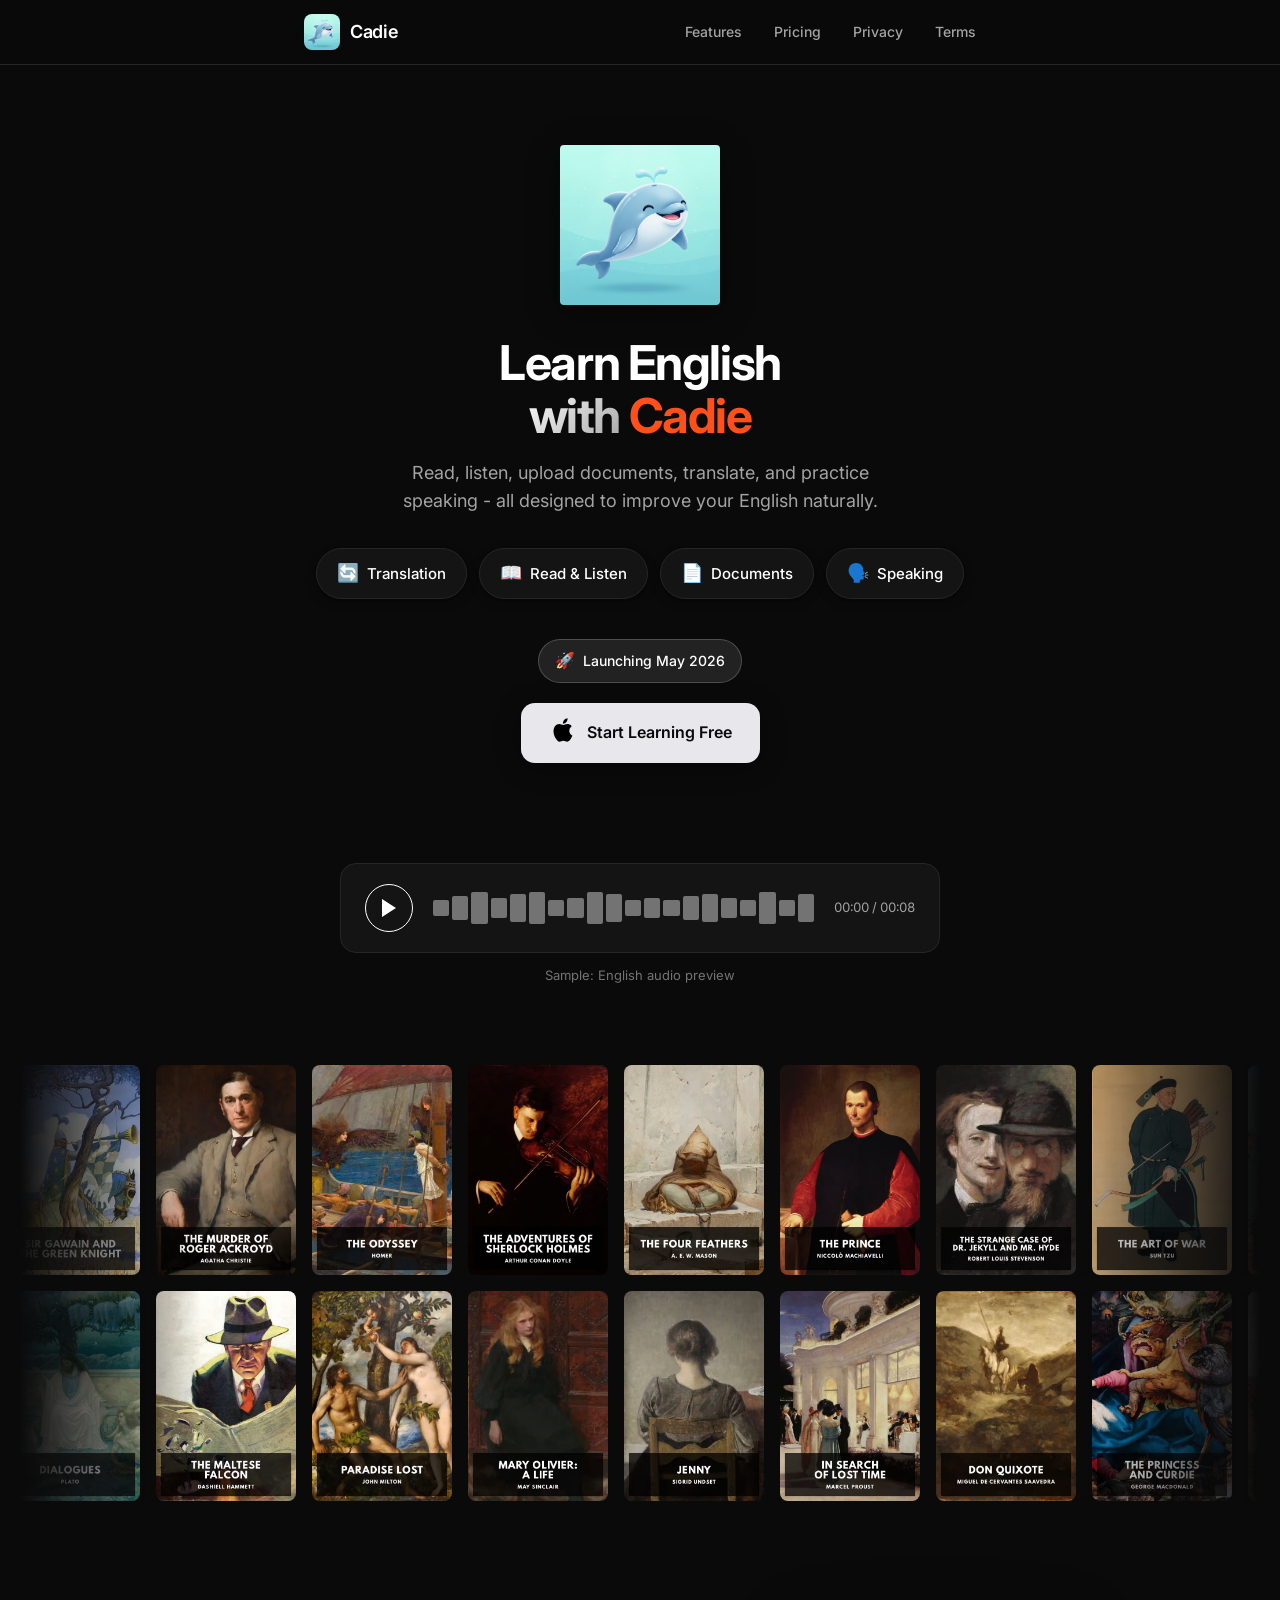
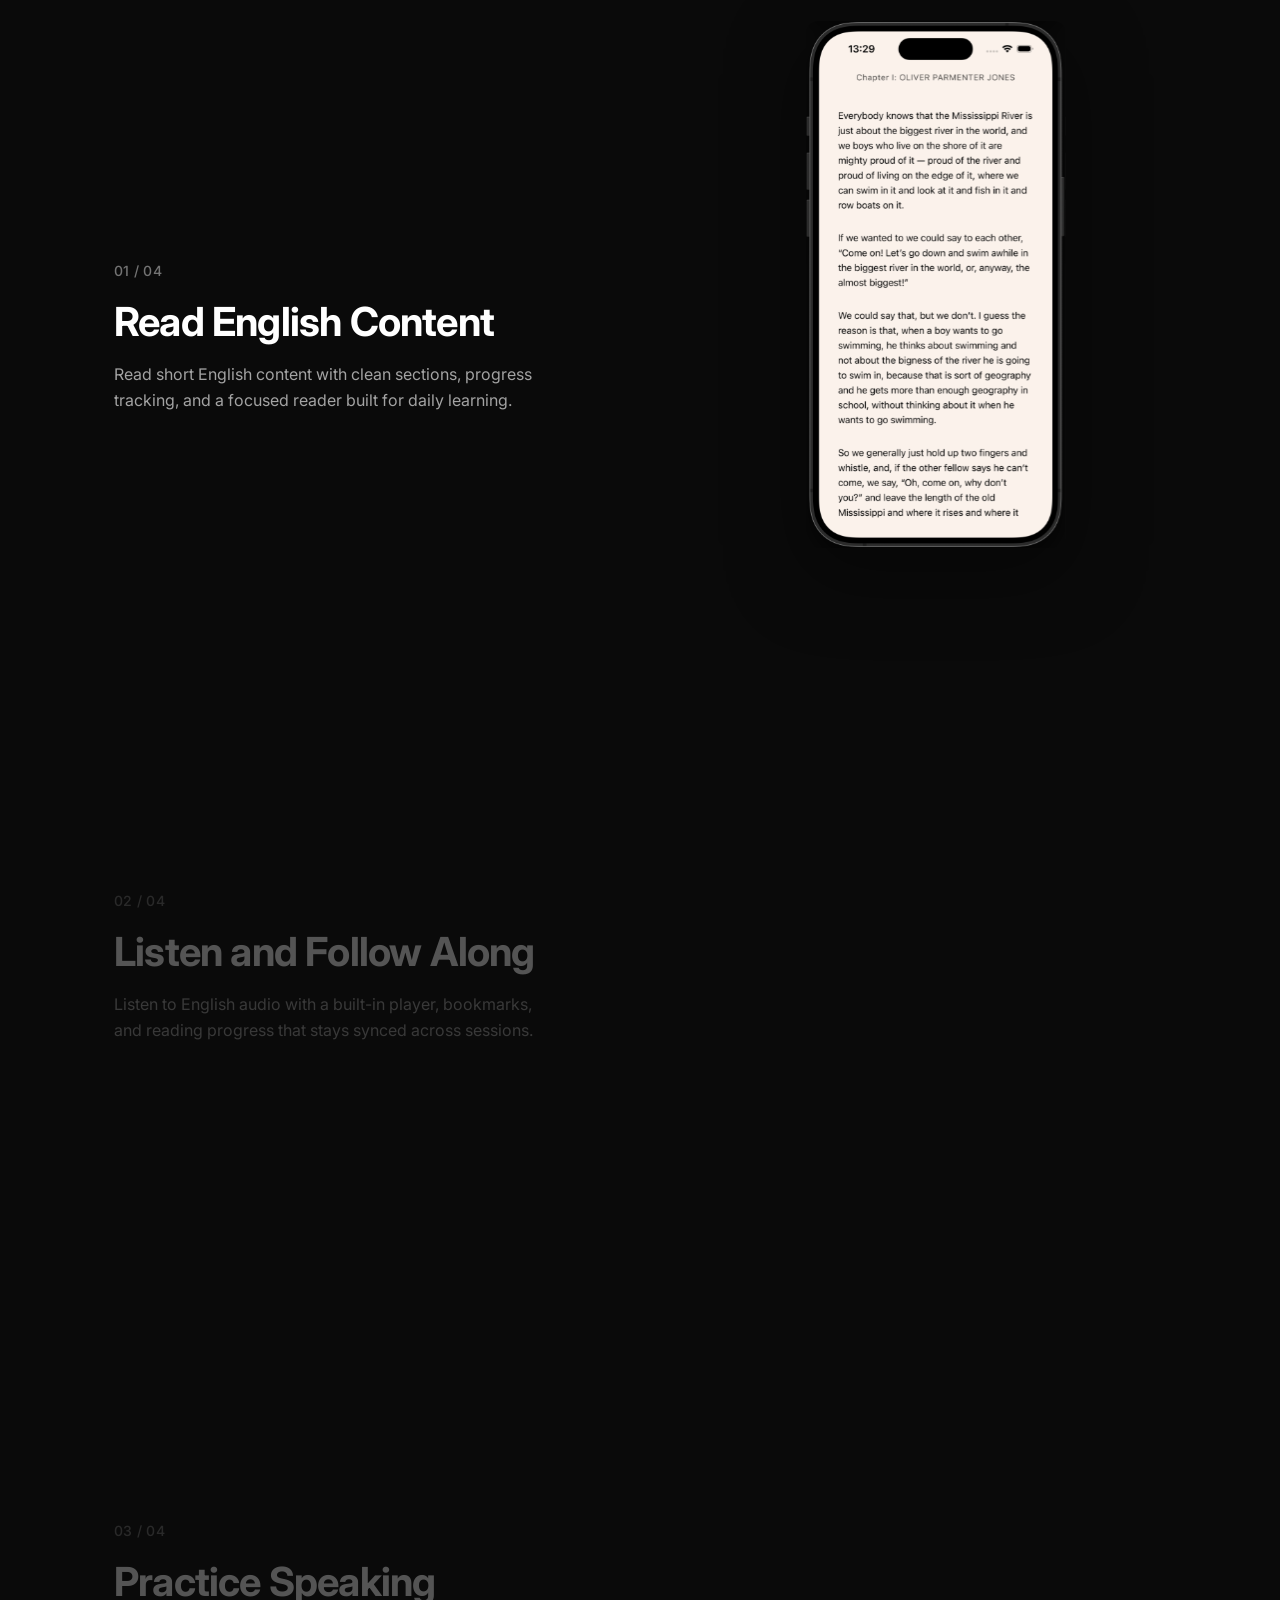
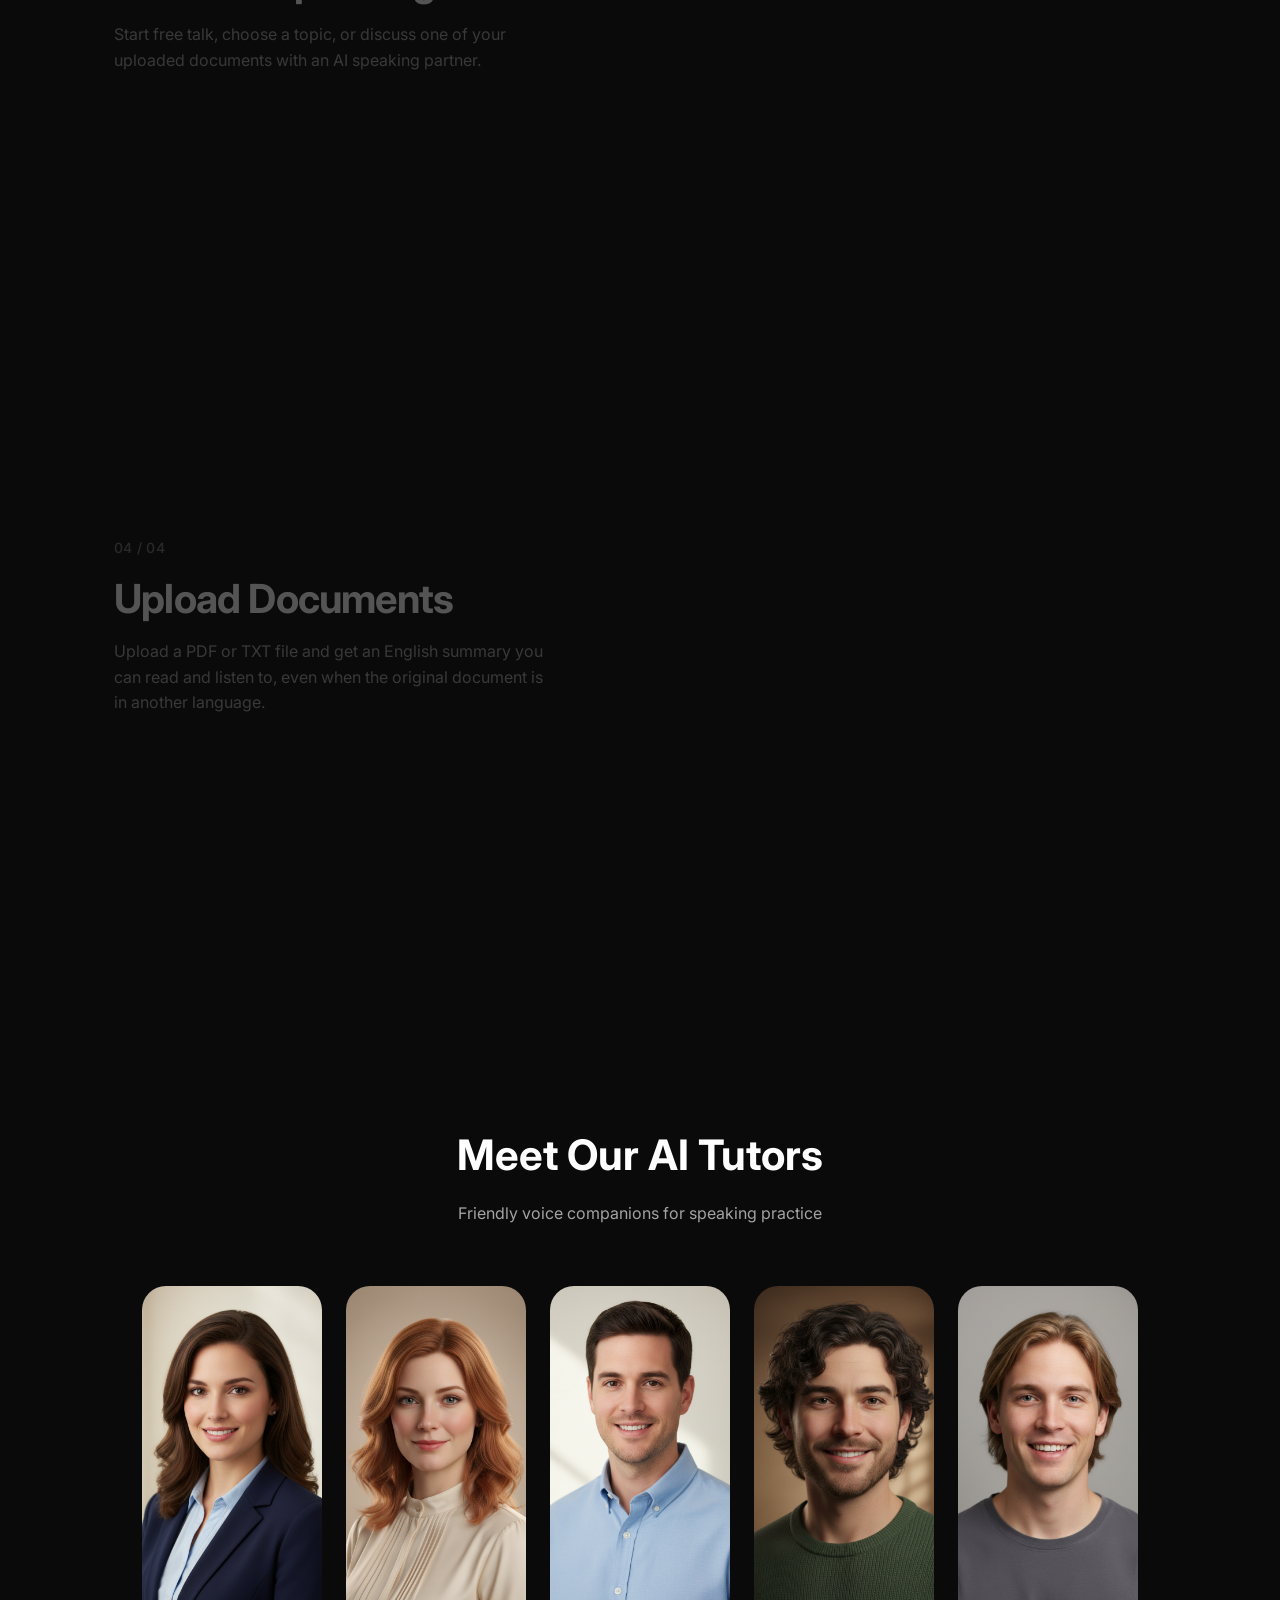
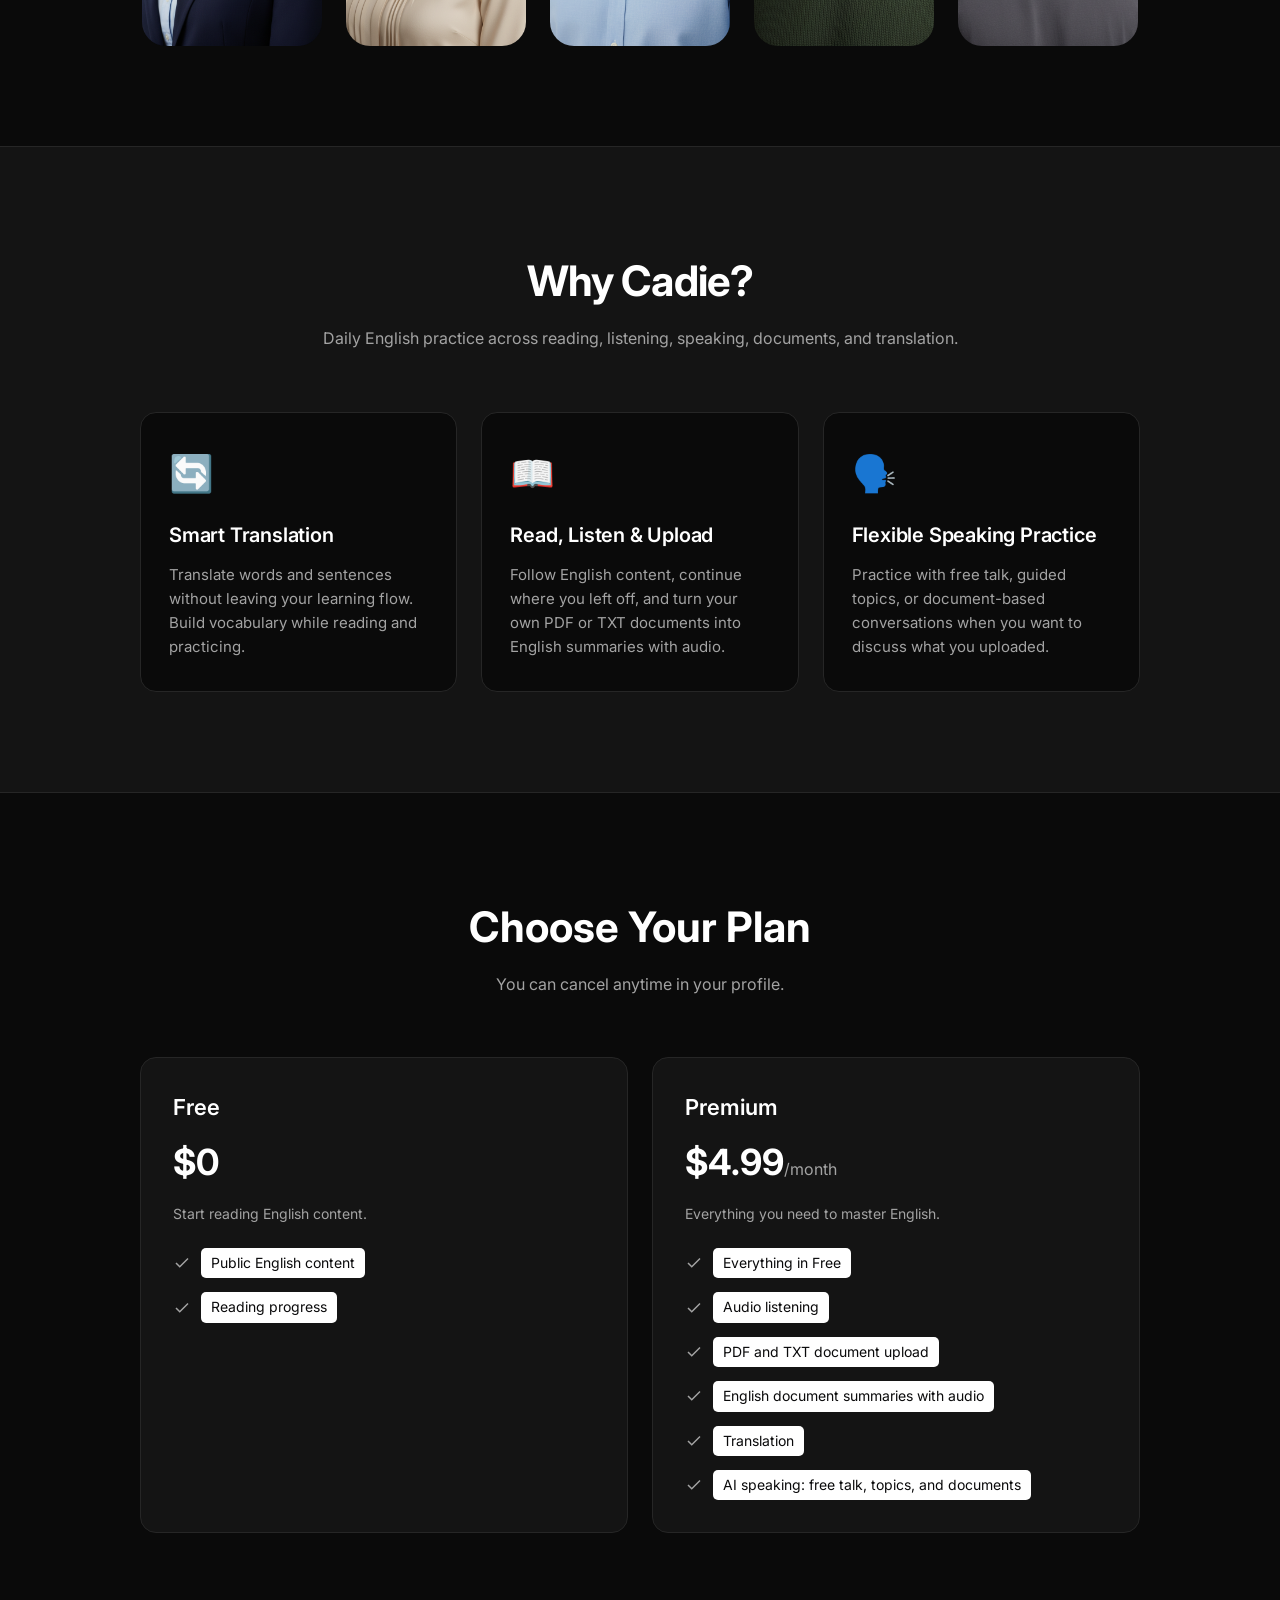
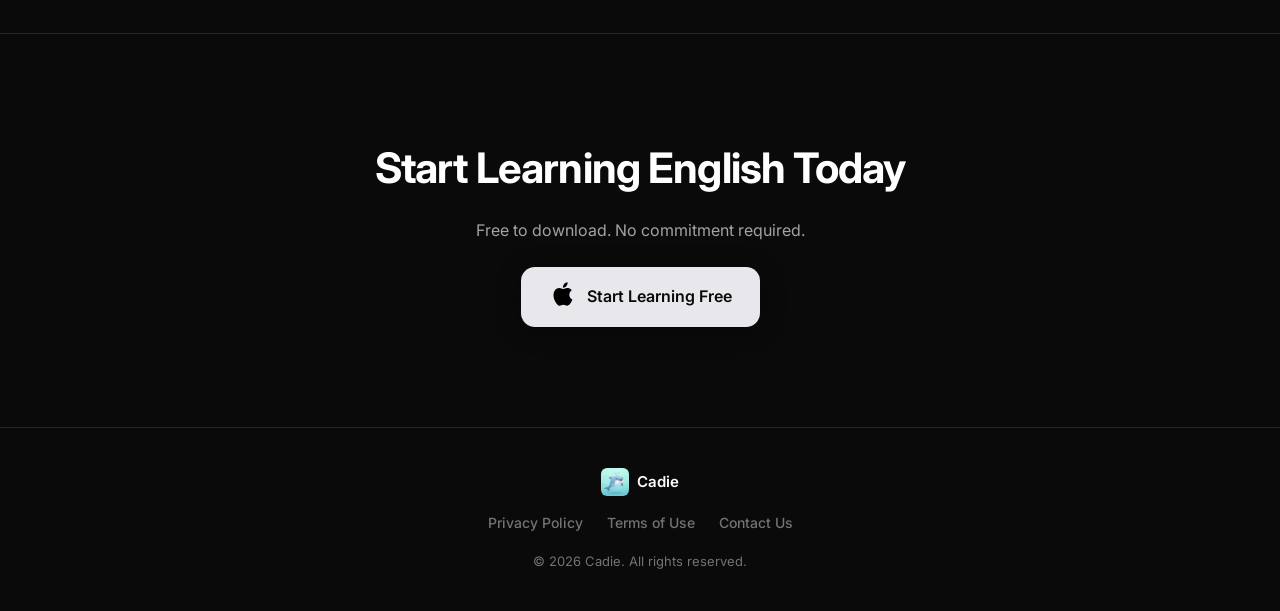
<file: index.html>
<!DOCTYPE html>
<html lang="en">
<head>
    <meta charset="UTF-8">
    <meta name="viewport" content="width=device-width, initial-scale=1.0">
    <title>Cadie - Read, Listen, Upload Documents & Practice English</title>
    <meta name="description" content="Cadie helps you learn English naturally. Read and listen to English content, upload documents for English audio summaries, translate text, and practice speaking with AI.">
    <meta name="keywords" content="learn english, english app, english audio summaries, document upload, PDF summary, TXT summary, speaking practice, AI english tutor, translation">
    <meta name="author" content="Cadie">
    <meta name="robots" content="index, follow">
    <link rel="canonical" href="https://aykutssert.github.io/cadie/">
    <!-- Open Graph -->
    <meta property="og:type" content="website">
    <meta property="og:url" content="https://aykutssert.github.io/cadie/">
    <meta property="og:title" content="Cadie - Read, Listen, Upload Documents & Practice English">
    <meta property="og:description" content="Learn English with audio content, document summaries, translation, and AI speaking practice. Free to start.">
    <meta property="og:image" content="https://aykutssert.github.io/cadie/icon.png">
    <!-- Twitter Card -->
    <meta name="twitter:card" content="summary_large_image">
    <meta name="twitter:title" content="Cadie - Read, Listen, Upload Documents & Practice English">
    <meta name="twitter:description" content="Learn English with audio content, document summaries, translation, and AI speaking practice.">
    <meta name="twitter:image" content="https://aykutssert.github.io/cadie/icon.png">
    <link rel="preconnect" href="https://fonts.googleapis.com">
    <link rel="preconnect" href="https://fonts.gstatic.com" crossorigin>
    <link href="https://fonts.googleapis.com/css2?family=Inter:wght@400;500;600;700&display=swap" rel="stylesheet">
    <link rel="stylesheet" href="style.css">
    <link rel="icon" type="image/png" href="icon.png">
</head>
<body>
    <div class="nav-overlay"></div>
    <nav class="navbar">
        <div class="container nav-content">
            <a href="." class="logo">
                <img src="dolphin.png" alt="" class="nav-logo" width="36" height="36">
                <span class="logo-text">Cadie</span>
            </a>
            <button class="nav-toggle" aria-label="Toggle menu">
                <span></span>
                <span></span>
                <span></span>
            </button>
            <div class="nav-links">
                <a href="#features">Features</a>
                <a href="#pricing">Pricing</a>
                <a href="privacy.html">Privacy</a>
                <a href="terms.html">Terms</a>
            </div>
        </div>
    </nav>

    <main class="hero">
        <div class="container">
            <div class="hero-content">
                <div class="app-logo">
                    <img src="dolphin.png" alt="Cadie" class="logo-image" width="160" height="160">
                </div>
                <h1>Learn English<br><span class="gradient-text">with </span><span class="cadie-orange">Cadie</span></h1>
                <p class="hero-subtitle">Read, listen, upload documents, translate, and practice speaking - all designed to improve your English naturally.</p>
                <div class="hero-features">
                    <a href="#features" class="feature-pill">
                        <span class="feature-icon">🔄</span>
                        <span>Translation</span>
                    </a>
                    <a href="#features" class="feature-pill">
                        <span class="feature-icon">📖</span>
                        <span>Read & Listen</span>
                    </a>
                    <a href="#features" class="feature-pill">
                        <span class="feature-icon">📄</span>
                        <span>Documents</span>
                    </a>
                    <a href="#features" class="feature-pill">
                        <span class="feature-icon">🗣️</span>
                        <span>Speaking</span>
                    </a>
                </div>
                <div class="launch-banner text-center">
                    <span class="launch-badge">🚀</span>
                    <span class="launch-text">Launching May 2026</span>
                </div>
                <a href="https://apps.apple.com/app/cadie" class="download-btn">
                    <img src="app-store.svg" alt="App Store" width="28" height="32">
                    Start Learning Free
                </a>
            </div>
        </div>
    </main>

    <!-- Audio Preview -->
    <section class="podcast-preview-section">
        <div class="container">
            <div class="podcast-player">
                <button class="podcast-play-btn" id="podcastPlayBtn" aria-label="Play audio preview">
                    <svg class="play-icon" width="24" height="24" viewBox="0 0 24 24" fill="currentColor">
                        <polygon points="5 3 19 12 5 21 5 3"/>
                    </svg>
                    <svg class="pause-icon hidden" width="24" height="24" viewBox="0 0 24 24" fill="currentColor">
                        <rect x="6" y="4" width="4" height="16"/>
                        <rect x="14" y="4" width="4" height="16"/>
                    </svg>
                </button>
                <div class="podcast-waveform">
                    <div class="waveform-bars">
                        <span></span><span></span><span></span><span></span><span></span>
                        <span></span><span></span><span></span><span></span><span></span>
                        <span></span><span></span><span></span><span></span><span></span>
                        <span></span><span></span><span></span><span></span><span></span>
                    </div>
                </div>
                <div class="podcast-time" id="podcastTime">00:00 / 00:30</div>
            </div>
            <p class="podcast-label">Sample: English audio preview</p>
        </div>
    </section>

    <!-- Marquee Section -->
    <section class="marquee-section">
        <div class="marquee-row marquee-right">
            <div class="marquee-track">
                <div class="marquee-item"><img src="covers/1.avif" alt=""></div>
                <div class="marquee-item"><img src="covers/2.avif" alt=""></div>
                <div class="marquee-item"><img src="covers/3.avif" alt=""></div>
                <div class="marquee-item"><img src="covers/4.avif" alt=""></div>
                <div class="marquee-item"><img src="covers/5.avif" alt=""></div>
                <div class="marquee-item"><img src="covers/6.avif" alt=""></div>
                <div class="marquee-item"><img src="covers/7.avif" alt=""></div>
                <div class="marquee-item"><img src="covers/8.avif" alt=""></div>
                <div class="marquee-item"><img src="covers/9.avif" alt=""></div>
                <div class="marquee-item"><img src="covers/10.avif" alt=""></div>
                <div class="marquee-item"><img src="covers/11.avif" alt=""></div>
                <div class="marquee-item"><img src="covers/12.avif" alt=""></div>
                <div class="marquee-item"><img src="covers/13.avif" alt=""></div>
                <div class="marquee-item"><img src="covers/14.avif" alt=""></div>
                <div class="marquee-item"><img src="covers/15.avif" alt=""></div>
                <div class="marquee-item"><img src="covers/1.avif" alt=""></div>
                <div class="marquee-item"><img src="covers/2.avif" alt=""></div>
                <div class="marquee-item"><img src="covers/3.avif" alt=""></div>
                <div class="marquee-item"><img src="covers/4.avif" alt=""></div>
                <div class="marquee-item"><img src="covers/5.avif" alt=""></div>
                <div class="marquee-item"><img src="covers/6.avif" alt=""></div>
                <div class="marquee-item"><img src="covers/7.avif" alt=""></div>
                <div class="marquee-item"><img src="covers/8.avif" alt=""></div>
                <div class="marquee-item"><img src="covers/9.avif" alt=""></div>
                <div class="marquee-item"><img src="covers/10.avif" alt=""></div>
                <div class="marquee-item"><img src="covers/11.avif" alt=""></div>
                <div class="marquee-item"><img src="covers/12.avif" alt=""></div>
                <div class="marquee-item"><img src="covers/13.avif" alt=""></div>
                <div class="marquee-item"><img src="covers/14.avif" alt=""></div>
                <div class="marquee-item"><img src="covers/15.avif" alt=""></div>
            </div>
        </div>
        <div class="marquee-row marquee-left">
            <div class="marquee-track">
                <div class="marquee-item"><img src="covers/16.avif" alt=""></div>
                <div class="marquee-item"><img src="covers/17.avif" alt=""></div>
                <div class="marquee-item"><img src="covers/18.avif" alt=""></div>
                <div class="marquee-item"><img src="covers/19.avif" alt=""></div>
                <div class="marquee-item"><img src="covers/20.avif" alt=""></div>
                <div class="marquee-item"><img src="covers/21.avif" alt=""></div>
                <div class="marquee-item"><img src="covers/22.avif" alt=""></div>
                <div class="marquee-item"><img src="covers/23.avif" alt=""></div>
                <div class="marquee-item"><img src="covers/24.avif" alt=""></div>
                <div class="marquee-item"><img src="covers/25.avif" alt=""></div>
                <div class="marquee-item"><img src="covers/26.avif" alt=""></div>
                <div class="marquee-item"><img src="covers/27.avif" alt=""></div>
                <div class="marquee-item"><img src="covers/28.avif" alt=""></div>
                <div class="marquee-item"><img src="covers/29.avif" alt=""></div>
                <div class="marquee-item"><img src="covers/30.avif" alt=""></div>
                <div class="marquee-item"><img src="covers/16.avif" alt=""></div>
                <div class="marquee-item"><img src="covers/17.avif" alt=""></div>
                <div class="marquee-item"><img src="covers/18.avif" alt=""></div>
                <div class="marquee-item"><img src="covers/19.avif" alt=""></div>
                <div class="marquee-item"><img src="covers/20.avif" alt=""></div>
                <div class="marquee-item"><img src="covers/21.avif" alt=""></div>
                <div class="marquee-item"><img src="covers/22.avif" alt=""></div>
                <div class="marquee-item"><img src="covers/23.avif" alt=""></div>
                <div class="marquee-item"><img src="covers/24.avif" alt=""></div>
                <div class="marquee-item"><img src="covers/25.avif" alt=""></div>
                <div class="marquee-item"><img src="covers/26.avif" alt=""></div>
                <div class="marquee-item"><img src="covers/27.avif" alt=""></div>
                <div class="marquee-item"><img src="covers/28.avif" alt=""></div>
                <div class="marquee-item"><img src="covers/29.avif" alt=""></div>
                <div class="marquee-item"><img src="covers/30.avif" alt=""></div>
            </div>
        </div>
    </section>

    <!-- Scroll-Driven Phone Mockup Section -->
    <section id="features" class="features-scroll-section">
        <div class="container features-scroll-container">
            <!-- Left: Scrolling text content -->
            <div class="features-text-content">
                <div class="feature-step" data-step="1">
                    <span class="step-number">01 / 04</span>
                    <h2>Read English Content</h2>
                    <p>Read short English content with clean sections, progress tracking, and a focused reader built for daily learning.</p>
                </div>
                <div class="feature-step" data-step="2">
                    <span class="step-number">02 / 04</span>
                    <h2>Listen and Follow Along</h2>
                    <p>Listen to English audio with a built-in player, bookmarks, and reading progress that stays synced across sessions.</p>
                </div>
                <div class="feature-step" data-step="3">
                    <span class="step-number">03 / 04</span>
                    <h2>Practice Speaking</h2>
                    <p>Start free talk, choose a topic, or discuss one of your uploaded documents with an AI speaking partner.</p>
                </div>
                <div class="feature-step" data-step="4">
                    <span class="step-number">04 / 04</span>
                    <h2>Upload Documents</h2>
                    <p>Upload a PDF or TXT file and get an English summary you can read and listen to, even when the original document is in another language.</p>
                </div>
            </div>

            <!-- Right: Sticky phone mockup (Desktop only) -->
            <div class="phone-mockup-container desktop-only">
                <div class="raw-phone-container">
                    <img src="module-img/book-reader.svg" alt="Book Reader" class="raw-phone-img" data-step="1">
                    <img src="module-img/book-player.svg" alt="Book Player" class="raw-phone-img" data-step="2">
                    <img src="module-img/speaking.svg" alt="Speaking" class="raw-phone-img" data-step="3">
                    <img src="module-img/translate.svg" alt="Document Upload" class="raw-phone-img" data-step="4">
                </div>
            </div>

            <!-- Mobile Single Phone Carousel (Mobile only) -->
            <div class="mobile-carousel mobile-only">
                <div class="mobile-raw-container">
                    <img src="module-img/book-reader.svg" alt="Book Reader" class="mobile-raw-img" data-slide="0">
                    <img src="module-img/book-player.svg" alt="Book Player" class="mobile-raw-img" data-slide="1">
                    <img src="module-img/speaking.svg" alt="Speaking" class="mobile-raw-img" data-slide="2">
                    <img src="module-img/translate.svg" alt="Document Upload" class="mobile-raw-img" data-slide="3">
                </div>
                <div class="mobile-text-content">
                    <div class="mobile-text-slide" data-slide="0">
                        <span class="step-number">01 / 04</span>
                        <h3>Read English Content</h3>
                        <p>Focused reading with progress tracking.</p>
                    </div>
                    <div class="mobile-text-slide" data-slide="1">
                        <span class="step-number">02 / 04</span>
                        <h3>Listen and Follow Along</h3>
                        <p>Audio, bookmarks, and synced progress.</p>
                    </div>
                    <div class="mobile-text-slide" data-slide="2">
                        <span class="step-number">03 / 04</span>
                        <h3>Practice Speaking</h3>
                        <p>Free talk, topics, and document practice.</p>
                    </div>
                    <div class="mobile-text-slide" data-slide="3">
                        <span class="step-number">04 / 04</span>
                        <h3>Upload Documents</h3>
                        <p>Turn PDFs and TXT files into English audio summaries.</p>
                    </div>
                </div>
                <div class="carousel-dots">
                    <button class="dot" data-slide="0"></button>
                    <button class="dot" data-slide="1"></button>
                    <button class="dot" data-slide="2"></button>
                    <button class="dot" data-slide="3"></button>
                </div>
            </div>
        </div>
    </section>

    <!-- AI Actors Section -->
    <section class="actors-section">
        <div class="container">
            <div class="actors-header">
                <h2>Meet Our AI Tutors</h2>
                <p>Friendly voice companions for speaking practice</p>
            </div>
            <div class="actors-grid">
                <!-- Asteria - American Female -->
                <div class="actor-card" data-actor="asteria" data-audio="actors/preview/deepgram_asteria_1.wav">
                    <div class="actor-image">
                        <img src="actors/asteria.png" alt="Asteria">
                    </div>
                    <div class="actor-info">
                        <h3>Asteria</h3>
                        <span class="actor-accent">American</span>
                        <p>Clear, confident, knowledgeable voice</p>
                    </div>
                </div>

                <!-- Athena - British Female -->
                <div class="actor-card" data-actor="athena" data-audio="actors/preview/deepgram_athena_1.wav">
                    <div class="actor-image">
                        <img src="actors/athena.png" alt="Athena">
                    </div>
                    <div class="actor-info">
                        <h3>Athena</h3>
                        <span class="actor-accent">British</span>
                        <p>Smooth, calm, professional</p>
                    </div>
                </div>

                <!-- Orpheus - American Male -->
                <div class="actor-card" data-actor="orpheus" data-audio="actors/preview/deepgram_orpheus_1.wav">
                    <div class="actor-image">
                        <img src="actors/orpheus.png" alt="Orpheus">
                    </div>
                    <div class="actor-info">
                        <h3>Orpheus</h3>
                        <span class="actor-accent">American</span>
                        <p>Trustworthy and professional</p>
                    </div>
                </div>

                <!-- Angus - Irish Male -->
                <div class="actor-card" data-actor="angus" data-audio="actors/preview/deepgram_angus_1.wav">
                    <div class="actor-image">
                        <img src="actors/angus.png" alt="Angus">
                    </div>
                    <div class="actor-info">
                        <h3>Angus</h3>
                        <span class="actor-accent">Irish</span>
                        <p>Casual, friendly, patient</p>
                    </div>
                </div>

                <!-- Arcas - American Male -->
                <div class="actor-card" data-actor="arcas" data-audio="actors/preview/deepgram_arcas_1.wav">
                    <div class="actor-image">
                        <img src="actors/arcas.png" alt="Arcas">
                    </div>
                    <div class="actor-info">
                        <h3>Arcas</h3>
                        <span class="actor-accent">American</span>
                        <p>Natural, smooth, clear</p>
                    </div>
                </div>
            </div>
            <div class="actors-dots mobile-only">
                <button class="actors-dot active" data-actor="0"></button>
                <button class="actors-dot" data-actor="1"></button>
                <button class="actors-dot" data-actor="2"></button>
                <button class="actors-dot" data-actor="3"></button>
                <button class="actors-dot" data-actor="4"></button>
            </div>
        </div>
    </section>

    <script>
        // Mobile Nav Toggle
        const navToggle = document.querySelector('.nav-toggle');
        const navLinks = document.querySelector('.nav-links');
        const navOverlay = document.querySelector('.nav-overlay');

        function toggleNav() {
            navToggle.classList.toggle('active');
            navLinks.classList.toggle('active');
            navOverlay.classList.toggle('active');
            document.body.style.overflow = navLinks.classList.contains('active') ? 'hidden' : '';
        }

        if (navToggle) {
            navToggle.addEventListener('click', toggleNav);
        }

        if (navOverlay) {
            navOverlay.addEventListener('click', toggleNav);
        }

        // Close nav when clicking links
        document.querySelectorAll('.nav-links a').forEach(link => {
            link.addEventListener('click', () => {
                if (navLinks.classList.contains('active')) {
                    toggleNav();
                }
            });
        });

        // Smooth scroll for anchor links
        document.querySelectorAll('a[href^="#"]').forEach(anchor => {
            anchor.addEventListener('click', function(e) {
                e.preventDefault();
                const target = document.querySelector(this.getAttribute('href'));
                if (target) {
                    target.scrollIntoView({ behavior: 'smooth', block: 'start' });
                }
            });
        });

        // Scroll-driven phone mockup section (Desktop)
        document.addEventListener('DOMContentLoaded', function() {
            const steps = document.querySelectorAll('.feature-step');
            const screenImages = document.querySelectorAll('.raw-phone-img');

            function updateActiveStep() {
                if (window.innerWidth <= 1024) return;
                const mid = window.innerHeight / 2;
                let activeStep = null;
                steps.forEach(step => {
                    const rect = step.getBoundingClientRect();
                    if (rect.top <= mid && rect.bottom >= mid) {
                        activeStep = step;
                    }
                });
                if (!activeStep) {
                    // fallback: pick closest step center to viewport middle
                    let minDist = Infinity;
                    steps.forEach(step => {
                        const rect = step.getBoundingClientRect();
                        const center = (rect.top + rect.bottom) / 2;
                        const dist = Math.abs(center - mid);
                        if (dist < minDist) { minDist = dist; activeStep = step; }
                    });
                }
                if (!activeStep) return;
                const step = activeStep.dataset.step;
                steps.forEach(s => s.classList.remove('active'));
                activeStep.classList.add('active');
                screenImages.forEach(img => {
                    img.classList.remove('active');
                    if (img.dataset.step === step) img.classList.add('active');
                });
            }

            window.addEventListener('scroll', updateActiveStep, { passive: true });
            updateActiveStep();

            // Mobile Single Phone Carousel
            const mobileCarousel = document.querySelector('.mobile-carousel');
            const mobileScreenImgs = document.querySelectorAll('.mobile-raw-img');
            const mobileTextSlides = document.querySelectorAll('.mobile-text-slide');
            const mobileDots = document.querySelectorAll('.carousel-dots .dot');
            
            if (mobileCarousel && mobileScreenImgs.length > 0) {
                let currentSlide = 0;
                let startX = 0;
                let isDragging = false;

                function goToSlide(index) {
                    if (index < 0) index = 0;
                    if (index >= mobileScreenImgs.length) index = mobileScreenImgs.length - 1;
                    currentSlide = index;
                    
                    // Update screen image
                    mobileScreenImgs.forEach((img, i) => {
                        img.classList.toggle('active', i === currentSlide);
                    });
                    
                    // Update text
                    mobileTextSlides.forEach((slide, i) => {
                        slide.classList.toggle('active', i === currentSlide);
                    });
                    
                    // Update dots
                    mobileDots.forEach((dot, i) => {
                        dot.classList.toggle('active', i === currentSlide);
                    });
                }

                // Dot click handlers
                mobileDots.forEach((dot, index) => {
                    dot.addEventListener('click', () => goToSlide(index));
                });

                // Touch/Swipe handlers on the carousel container
                mobileCarousel.addEventListener('touchstart', (e) => {
                    startX = e.touches[0].clientX;
                    isDragging = true;
                }, { passive: true });

                mobileCarousel.addEventListener('touchend', (e) => {
                    if (!isDragging) return;
                    isDragging = false;
                    
                    const endX = e.changedTouches[0].clientX;
                    const diff = startX - endX;
                    
                    if (diff > 50) {
                        goToSlide(currentSlide + 1);
                    } else if (diff < -50) {
                        goToSlide(currentSlide - 1);
                    }
                }, { passive: true });

                // Mouse drag handlers for desktop testing
                mobileCarousel.addEventListener('mousedown', (e) => {
                    startX = e.clientX;
                    isDragging = true;
                });

                mobileCarousel.addEventListener('mouseup', (e) => {
                    if (!isDragging) return;
                    isDragging = false;
                    
                    const diff = startX - e.clientX;
                    
                    if (diff > 50) {
                        goToSlide(currentSlide + 1);
                    } else if (diff < -50) {
                        goToSlide(currentSlide - 1);
                    }
                });

                mobileCarousel.addEventListener('mouseleave', () => {
                    isDragging = false;
                });
            }

            // Actors section - click to play audio preview
            const actorCards = document.querySelectorAll('.actor-card');
            let currentAudio = null;
            let currentCard = null;
            
            actorCards.forEach(card => {
                card.addEventListener('click', function() {
                    const audioPath = this.dataset.audio;
                    
                    // If clicking the same card that's playing, stop it
                    if (currentCard === this && currentAudio && !currentAudio.paused) {
                        currentAudio.pause();
                        currentAudio.currentTime = 0;
                        this.classList.remove('playing');
                        currentCard = null;
                        return;
                    }
                    
                    // Stop any currently playing audio
                    if (currentAudio) {
                        currentAudio.pause();
                        currentAudio.currentTime = 0;
                        if (currentCard) {
                            currentCard.classList.remove('playing');
                        }
                    }
                    
                    // Play new audio
                    currentAudio = new Audio(audioPath);
                    currentCard = this;
                    this.classList.add('playing');
                    
                    currentAudio.play().catch(e => {
                        console.log('Audio playback failed:', e);
                    });
                    
                    currentAudio.onended = () => {
                        this.classList.remove('playing');
                        currentAudio = null;
                        currentCard = null;
                    };
                });
            });

            // Mobile Actors Carousel
            const isMobile = window.innerWidth <= 900;
            if (isMobile) {
                const actorsGrid = document.querySelector('.actors-grid');
                const actorCards = document.querySelectorAll('.actor-card');
                const actorDots = document.querySelectorAll('.actors-dot');
                
                if (actorsGrid && actorCards.length > 0) {
                    let currentActor = 0;
                    let startX = 0;
                    let isDragging = false;
                    let scrollLeft = 0;

                    // Set first card active
                    actorCards[0].classList.add('active');

                    function goToActor(index) {
                        if (index < 0) index = 0;
                        if (index >= actorCards.length) index = actorCards.length - 1;
                        currentActor = index;
                        
                        const cardWidth = 240;
                        const gap = 16;
                        const offset = currentActor * (cardWidth + gap);
                        
                        actorCards.forEach((card, i) => {
                            card.classList.toggle('active', i === currentActor);
                        });
                        
                        actorDots.forEach((dot, i) => {
                            dot.classList.toggle('active', i === currentActor);
                        });

                        // Scroll to center the card
                        const containerWidth = actorsGrid.parentElement.offsetWidth;
                        const centerOffset = offset - (containerWidth / 2) + (cardWidth / 2);
                        actorsGrid.parentElement.scrollTo({
                            left: centerOffset,
                            behavior: 'smooth'
                        });
                    }

                    // Touch events for swipe
                    actorsGrid.addEventListener('touchstart', (e) => {
                        isDragging = true;
                        startX = e.touches[0].clientX;
                    }, { passive: true });

                    actorsGrid.addEventListener('touchmove', (e) => {
                        if (!isDragging) return;
                    }, { passive: true });

                    actorsGrid.addEventListener('touchend', (e) => {
                        if (!isDragging) return;
                        isDragging = false;
                        const endX = e.changedTouches[0].clientX;
                        const diff = startX - endX;
                        
                        if (Math.abs(diff) > 50) {
                            if (diff > 0) {
                                goToActor(currentActor + 1);
                            } else {
                                goToActor(currentActor - 1);
                            }
                        }
                    }, { passive: true });

                    // Dot navigation
                    actorDots.forEach((dot, index) => {
                        dot.addEventListener('click', () => goToActor(index));
                    });

                    // Click on card to activate
                    actorCards.forEach((card, index) => {
                        card.addEventListener('click', () => goToActor(index));
                    });
                }
            }

            // Podcast Player
            const podcastPlayBtn = document.getElementById('podcastPlayBtn');
            const podcastPlayer = document.querySelector('.podcast-player');
            const podcastTime = document.getElementById('podcastTime');
            
            if (podcastPlayBtn) {
                let podcastAudio = new Audio('book-audio.mp3');
                let isPlaying = false;
                
                function formatTime(seconds) {
                    const mins = Math.floor(seconds / 60);
                    const secs = Math.floor(seconds % 60);
                    return `${mins.toString().padStart(2, '0')}:${secs.toString().padStart(2, '0')}`;
                }
                
                function updateTime() {
                    const current = formatTime(podcastAudio.currentTime);
                    const duration = formatTime(podcastAudio.duration || 30);
                    podcastTime.textContent = `${current} / ${duration}`;
                }
                
                podcastPlayBtn.addEventListener('click', () => {
                    isPlaying = !isPlaying;
                    
                    if (isPlaying) {
                        podcastAudio.play().catch(e => console.log('Audio play failed:', e));
                        podcastPlayer.classList.add('playing');
                        podcastPlayBtn.querySelector('.play-icon').classList.add('hidden');
                        podcastPlayBtn.querySelector('.pause-icon').classList.remove('hidden');
                    } else {
                        podcastAudio.pause();
                        podcastPlayer.classList.remove('playing');
                        podcastPlayBtn.querySelector('.play-icon').classList.remove('hidden');
                        podcastPlayBtn.querySelector('.pause-icon').classList.add('hidden');
                    }
                });
                
                podcastAudio.addEventListener('timeupdate', updateTime);
                
                podcastAudio.addEventListener('ended', () => {
                    isPlaying = false;
                    podcastPlayer.classList.remove('playing');
                    podcastPlayBtn.querySelector('.play-icon').classList.remove('hidden');
                    podcastPlayBtn.querySelector('.pause-icon').classList.add('hidden');
                    podcastAudio.currentTime = 0;
                    updateTime();
                });
                
                // Initial time display
                podcastAudio.addEventListener('loadedmetadata', updateTime);
            }
        });
    </script>

    <!-- Why Cadie Section -->
    <section class="why-section">
        <div class="container">
            <div class="why-header">
                <h2>Why Cadie?</h2>
                <p>Daily English practice across reading, listening, speaking, documents, and translation.</p>
            </div>
            <div class="why-grid">
                <div class="why-card">
                    <div class="why-icon">🔄</div>
                    <h3>Smart Translation</h3>
                    <p>Translate words and sentences without leaving your learning flow. Build vocabulary while reading and practicing.</p>
                </div>
                <div class="why-card">
                    <div class="why-icon">📖</div>
                    <h3>Read, Listen & Upload</h3>
                    <p>Follow English content, continue where you left off, and turn your own PDF or TXT documents into English summaries with audio.</p>
                </div>
                <div class="why-card">
                    <div class="why-icon">🗣️</div>
                    <h3>Flexible Speaking Practice</h3>
                    <p>Practice with free talk, guided topics, or document-based conversations when you want to discuss what you uploaded.</p>
                </div>
            </div>
        </div>
    </section>

    <!-- Pricing Section -->
    <section id="pricing" class="pricing-section">
        <div class="container">
            <div class="pricing-header">
                <h2>Choose Your Plan</h2>
                <p>You can cancel anytime in your profile.</p>
            </div>
            <div class="pricing-grid">
                <!-- Free Plan -->
                <div class="pricing-card">
                    <div class="pricing-card-header">
                        <h3>Free</h3>
                        <div class="price">$0</div>
                    </div>
                    <p class="pricing-summary">Start reading English content.</p>
                    <ul class="pricing-features">
                        <li><svg width="18" height="18" viewBox="0 0 24 24" fill="none" stroke="currentColor" stroke-width="2"><polyline points="20 6 9 17 4 12"/></svg><span>Public English content</span></li>
                        <li><svg width="18" height="18" viewBox="0 0 24 24" fill="none" stroke="currentColor" stroke-width="2"><polyline points="20 6 9 17 4 12"/></svg><span>Reading progress</span></li>
                    </ul>
                </div>

                <!-- Premium Plan -->
                <div class="pricing-card">
                    <div class="pricing-card-header">
                        <h3>Premium</h3>
                        <div class="price">$4.99<span>/month</span></div>
                    </div>
                    <p class="pricing-summary">Everything you need to master English.</p>
                    <ul class="pricing-features">
                        <li><svg width="18" height="18" viewBox="0 0 24 24" fill="none" stroke="currentColor" stroke-width="2"><polyline points="20 6 9 17 4 12"/></svg><span>Everything in Free</span></li>
                        <li><svg width="18" height="18" viewBox="0 0 24 24" fill="none" stroke="currentColor" stroke-width="2"><polyline points="20 6 9 17 4 12"/></svg><span>Audio listening</span></li>
                        <li><svg width="18" height="18" viewBox="0 0 24 24" fill="none" stroke="currentColor" stroke-width="2"><polyline points="20 6 9 17 4 12"/></svg><span>PDF and TXT document upload</span></li>
                        <li><svg width="18" height="18" viewBox="0 0 24 24" fill="none" stroke="currentColor" stroke-width="2"><polyline points="20 6 9 17 4 12"/></svg><span>English document summaries with audio</span></li>
                        <li><svg width="18" height="18" viewBox="0 0 24 24" fill="none" stroke="currentColor" stroke-width="2"><polyline points="20 6 9 17 4 12"/></svg><span>Translation</span></li>
                        <li><svg width="18" height="18" viewBox="0 0 24 24" fill="none" stroke="currentColor" stroke-width="2"><polyline points="20 6 9 17 4 12"/></svg><span>AI speaking: free talk, topics, and documents</span></li>
                    </ul>
                </div>
            </div>
        </div>
    </section>

    <!-- CTA Section -->
    <section class="cta-section">
        <div class="container">
            <div class="cta-content">
                <h2>Start Learning English Today</h2>
                <p>Free to download. No commitment required.</p>
                <a href="https://apps.apple.com/app/cadie" class="download-btn">
                    <img src="app-store.svg" alt="App Store" width="28" height="32">
                    Start Learning Free
                </a>
            </div>
        </div>
    </section>

    <footer class="footer">
        <div class="container footer-content">
            <div class="footer-brand">
                <img src="dolphin.png" alt="" class="footer-logo" width="28" height="28">
                <span class="footer-name">Cadie</span>
            </div>
            <div class="footer-links">
                <a href="privacy.html">Privacy Policy</a>
                <a href="terms.html">Terms of Use</a>
                <a href="mailto:aykutssert@gmail.com">Contact Us</a>
            </div>
            <p class="footer-copy">&copy; 2026 Cadie. All rights reserved.</p>
        </div>
    </footer>
</body>
</html>
</file>
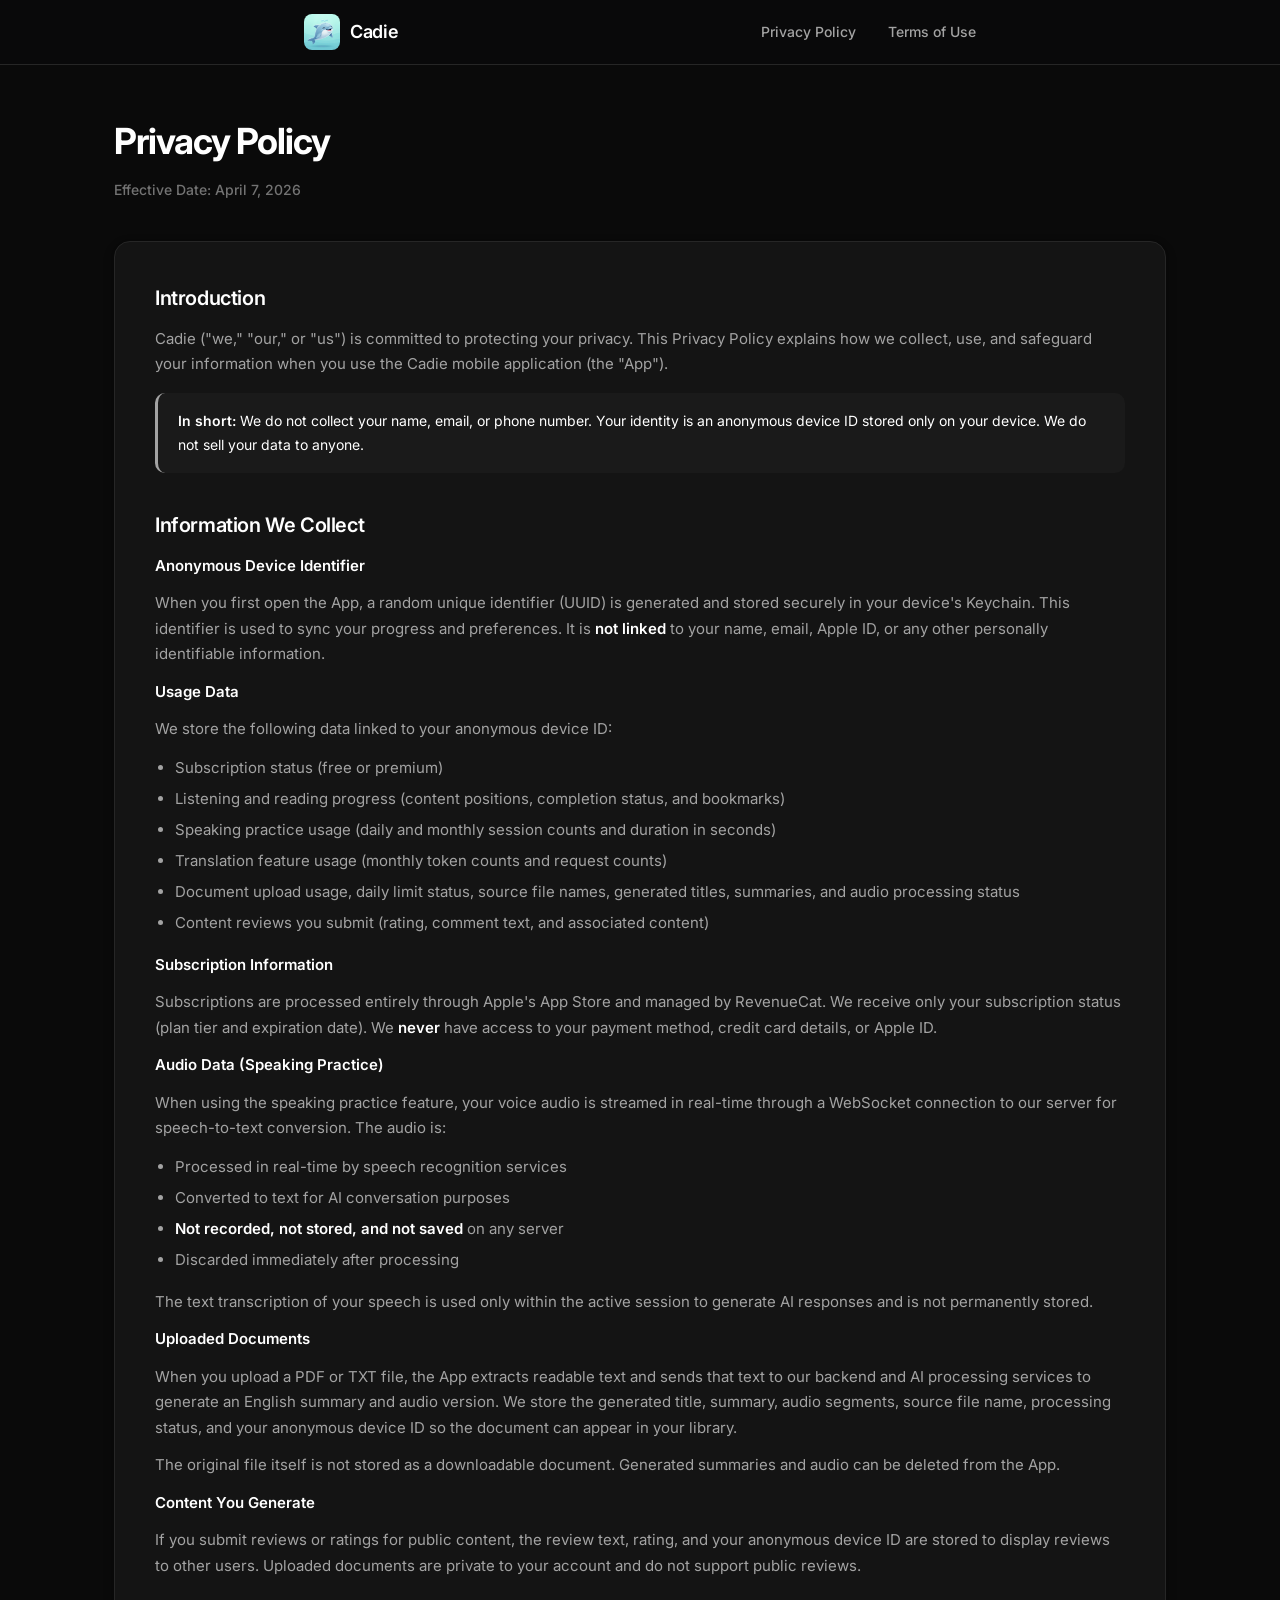
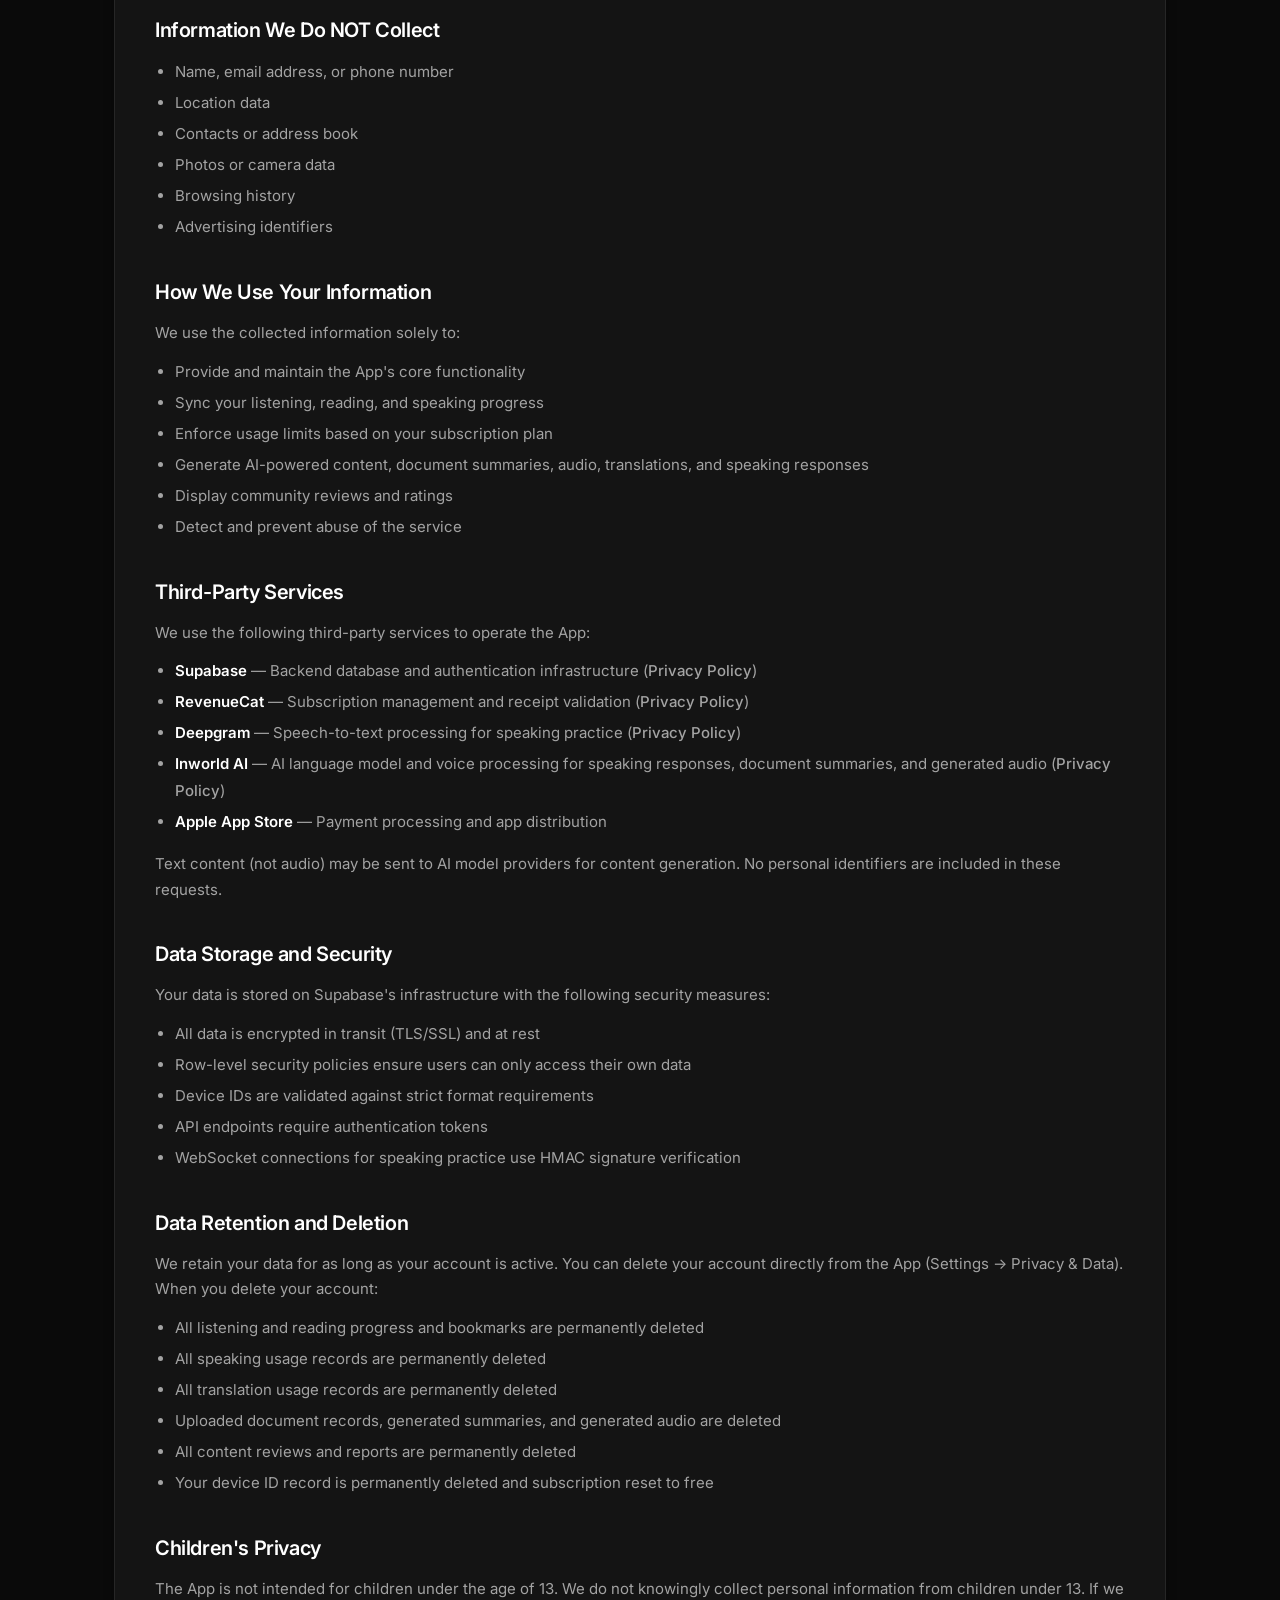
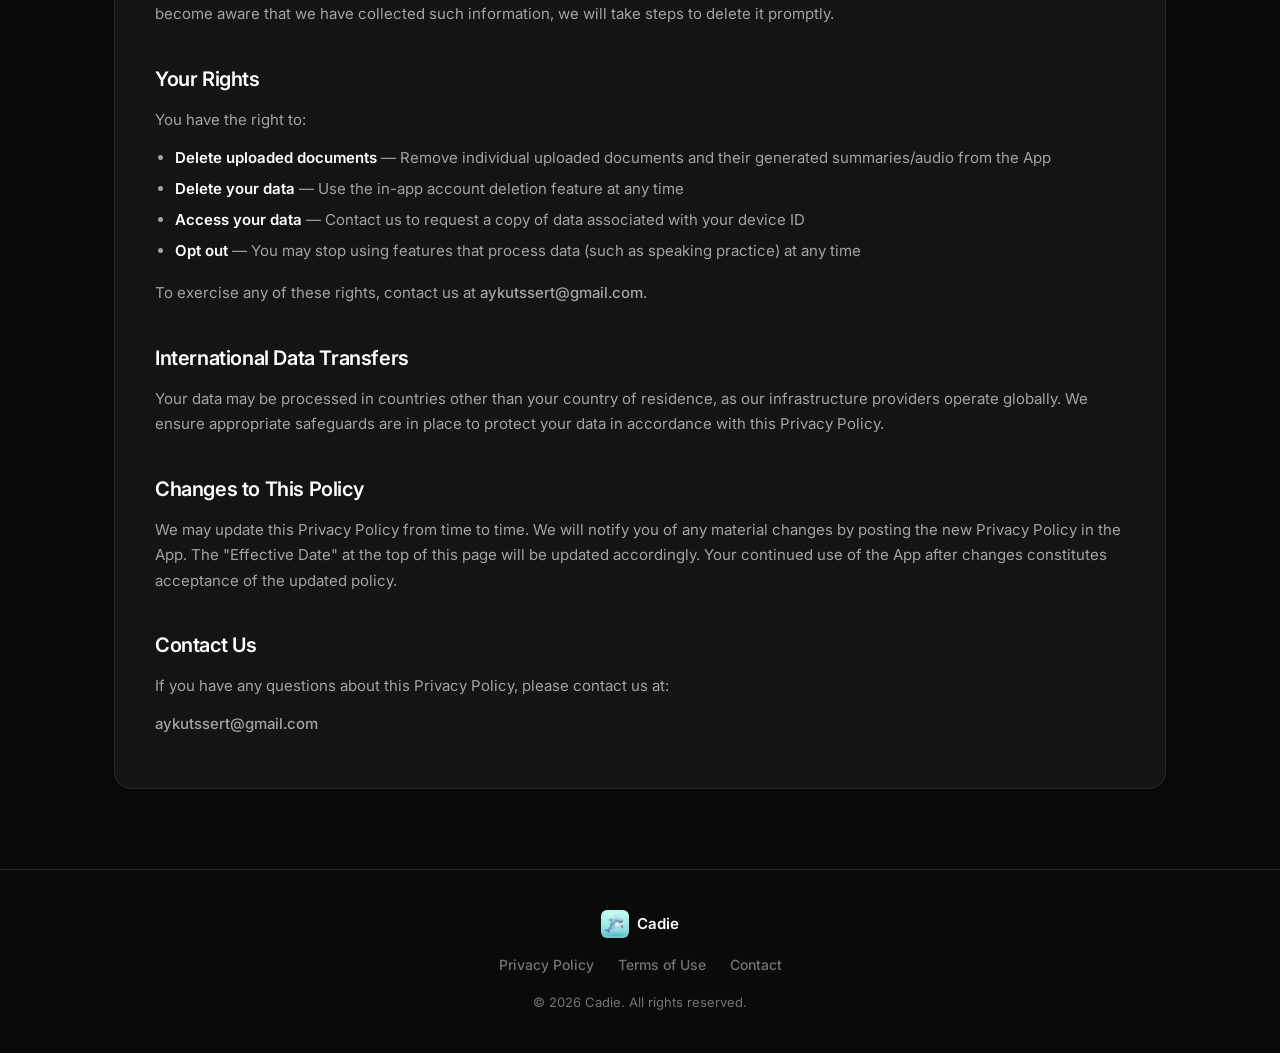
<file: privacy.html>
<!DOCTYPE html>
<html lang="en">
<head>
    <meta charset="UTF-8">
    <meta name="viewport" content="width=device-width, initial-scale=1.0">
    <title>Privacy Policy — Cadie</title>
    <link rel="preconnect" href="https://fonts.googleapis.com">
    <link rel="preconnect" href="https://fonts.gstatic.com" crossorigin>
    <link href="https://fonts.googleapis.com/css2?family=Inter:wght@400;500;600;700&display=swap" rel="stylesheet">
    <link rel="stylesheet" href="style.css">
    <link rel="icon" type="image/png" href="icon.png">
</head>
<body>
    <nav class="navbar">
        <div class="container nav-content">
            <a href="." class="logo">
                <img src="dolphin.png" alt="" class="nav-logo" width="36" height="36">
                <span class="logo-text">Cadie</span>
            </a>
            <div class="nav-links">
                <a href="privacy.html">Privacy Policy</a>
                <a href="terms.html">Terms of Use</a>
            </div>
        </div>
    </nav>

    <main class="legal-page">
        <div class="container">
            <div class="legal-header">
                <h1>Privacy Policy</h1>
                <p class="legal-date">Effective Date: April 7, 2026</p>
            </div>

            <div class="legal-content">
                <h2>Introduction</h2>
                <p>Cadie ("we," "our," or "us") is committed to protecting your privacy. This Privacy Policy explains how we collect, use, and safeguard your information when you use the Cadie mobile application (the "App").</p>

                <div class="highlight-box">
                    <p><strong>In short:</strong> We do not collect your name, email, or phone number. Your identity is an anonymous device ID stored only on your device. We do not sell your data to anyone.</p>
                </div>

                <h2>Information We Collect</h2>

                <p><strong>Anonymous Device Identifier</strong></p>
                <p>When you first open the App, a random unique identifier (UUID) is generated and stored securely in your device's Keychain. This identifier is used to sync your progress and preferences. It is <strong>not linked</strong> to your name, email, Apple ID, or any other personally identifiable information.</p>

                <p><strong>Usage Data</strong></p>
                <p>We store the following data linked to your anonymous device ID:</p>
                <ul>
                    <li>Subscription status (free or premium)</li>
                    <li>Listening and reading progress (content positions, completion status, and bookmarks)</li>
                    <li>Speaking practice usage (daily and monthly session counts and duration in seconds)</li>
                    <li>Translation feature usage (monthly token counts and request counts)</li>
                    <li>Document upload usage, daily limit status, source file names, generated titles, summaries, and audio processing status</li>
                    <li>Content reviews you submit (rating, comment text, and associated content)</li>
                </ul>

                <p><strong>Subscription Information</strong></p>
                <p>Subscriptions are processed entirely through Apple's App Store and managed by RevenueCat. We receive only your subscription status (plan tier and expiration date). We <strong>never</strong> have access to your payment method, credit card details, or Apple ID.</p>

                <p><strong>Audio Data (Speaking Practice)</strong></p>
                <p>When using the speaking practice feature, your voice audio is streamed in real-time through a WebSocket connection to our server for speech-to-text conversion. The audio is:</p>
                <ul>
                    <li>Processed in real-time by speech recognition services</li>
                    <li>Converted to text for AI conversation purposes</li>
                    <li><strong>Not recorded, not stored, and not saved</strong> on any server</li>
                    <li>Discarded immediately after processing</li>
                </ul>
                <p>The text transcription of your speech is used only within the active session to generate AI responses and is not permanently stored.</p>

                <p><strong>Uploaded Documents</strong></p>
                <p>When you upload a PDF or TXT file, the App extracts readable text and sends that text to our backend and AI processing services to generate an English summary and audio version. We store the generated title, summary, audio segments, source file name, processing status, and your anonymous device ID so the document can appear in your library.</p>
                <p>The original file itself is not stored as a downloadable document. Generated summaries and audio can be deleted from the App.</p>

                <p><strong>Content You Generate</strong></p>
                <p>If you submit reviews or ratings for public content, the review text, rating, and your anonymous device ID are stored to display reviews to other users. Uploaded documents are private to your account and do not support public reviews.</p>

                <h2>Information We Do NOT Collect</h2>
                <ul>
                    <li>Name, email address, or phone number</li>
                    <li>Location data</li>
                    <li>Contacts or address book</li>
                    <li>Photos or camera data</li>
                    <li>Browsing history</li>
                    <li>Advertising identifiers</li>
                </ul>

                <h2>How We Use Your Information</h2>
                <p>We use the collected information solely to:</p>
                <ul>
                    <li>Provide and maintain the App's core functionality</li>
                    <li>Sync your listening, reading, and speaking progress</li>
                    <li>Enforce usage limits based on your subscription plan</li>
                    <li>Generate AI-powered content, document summaries, audio, translations, and speaking responses</li>
                    <li>Display community reviews and ratings</li>
                    <li>Detect and prevent abuse of the service</li>
                </ul>

                <h2>Third-Party Services</h2>
                <p>We use the following third-party services to operate the App:</p>
                <ul>
                    <li><strong>Supabase</strong> — Backend database and authentication infrastructure (<a href="https://supabase.com/privacy" target="_blank">Privacy Policy</a>)</li>
                    <li><strong>RevenueCat</strong> — Subscription management and receipt validation (<a href="https://www.revenuecat.com/privacy" target="_blank">Privacy Policy</a>)</li>
                    <li><strong>Deepgram</strong> — Speech-to-text processing for speaking practice (<a href="https://deepgram.com/privacy" target="_blank">Privacy Policy</a>)</li>
                    <li><strong>Inworld AI</strong> — AI language model and voice processing for speaking responses, document summaries, and generated audio (<a href="https://inworld.ai/privacy-policy" target="_blank">Privacy Policy</a>)</li>
                    <li><strong>Apple App Store</strong> — Payment processing and app distribution</li>
                </ul>
                <p>Text content (not audio) may be sent to AI model providers for content generation. No personal identifiers are included in these requests.</p>

                <h2>Data Storage and Security</h2>
                <p>Your data is stored on Supabase's infrastructure with the following security measures:</p>
                <ul>
                    <li>All data is encrypted in transit (TLS/SSL) and at rest</li>
                    <li>Row-level security policies ensure users can only access their own data</li>
                    <li>Device IDs are validated against strict format requirements</li>
                    <li>API endpoints require authentication tokens</li>
                    <li>WebSocket connections for speaking practice use HMAC signature verification</li>
                </ul>

                <h2>Data Retention and Deletion</h2>
                <p>We retain your data for as long as your account is active. You can delete your account directly from the App (Settings → Privacy & Data). When you delete your account:</p>
                <ul>
                    <li>All listening and reading progress and bookmarks are permanently deleted</li>
                    <li>All speaking usage records are permanently deleted</li>
                    <li>All translation usage records are permanently deleted</li>
                    <li>Uploaded document records, generated summaries, and generated audio are deleted</li>
                    <li>All content reviews and reports are permanently deleted</li>
                    <li>Your device ID record is permanently deleted and subscription reset to free</li>
                </ul>

                <h2>Children's Privacy</h2>
                <p>The App is not intended for children under the age of 13. We do not knowingly collect personal information from children under 13. If we become aware that we have collected such information, we will take steps to delete it promptly.</p>

                <h2>Your Rights</h2>
                <p>You have the right to:</p>
                <ul>
                    <li><strong>Delete uploaded documents</strong> — Remove individual uploaded documents and their generated summaries/audio from the App</li>
                    <li><strong>Delete your data</strong> — Use the in-app account deletion feature at any time</li>
                    <li><strong>Access your data</strong> — Contact us to request a copy of data associated with your device ID</li>
                    <li><strong>Opt out</strong> — You may stop using features that process data (such as speaking practice) at any time</li>
                </ul>
                <p>To exercise any of these rights, contact us at <a href="mailto:aykutssert@gmail.com">aykutssert@gmail.com</a>.</p>

                <h2>International Data Transfers</h2>
                <p>Your data may be processed in countries other than your country of residence, as our infrastructure providers operate globally. We ensure appropriate safeguards are in place to protect your data in accordance with this Privacy Policy.</p>

                <h2>Changes to This Policy</h2>
                <p>We may update this Privacy Policy from time to time. We will notify you of any material changes by posting the new Privacy Policy in the App. The "Effective Date" at the top of this page will be updated accordingly. Your continued use of the App after changes constitutes acceptance of the updated policy.</p>

                <h2>Contact Us</h2>
                <p>If you have any questions about this Privacy Policy, please contact us at:</p>
                <p><a href="mailto:aykutssert@gmail.com">aykutssert@gmail.com</a></p>
            </div>
        </div>
    </main>

    <footer class="footer">
        <div class="container footer-content">
            <div class="footer-brand">
                <img src="dolphin.png" alt="" class="footer-logo" width="28" height="28">
                <span class="footer-name">Cadie</span>
            </div>
            <div class="footer-links">
                <a href="privacy.html">Privacy Policy</a>
                <a href="terms.html">Terms of Use</a>
                <a href="mailto:aykutssert@gmail.com">Contact</a>
            </div>
            <p class="footer-copy">&copy; 2026 Cadie. All rights reserved.</p>
        </div>
    </footer>
</body>
</html>
</file>
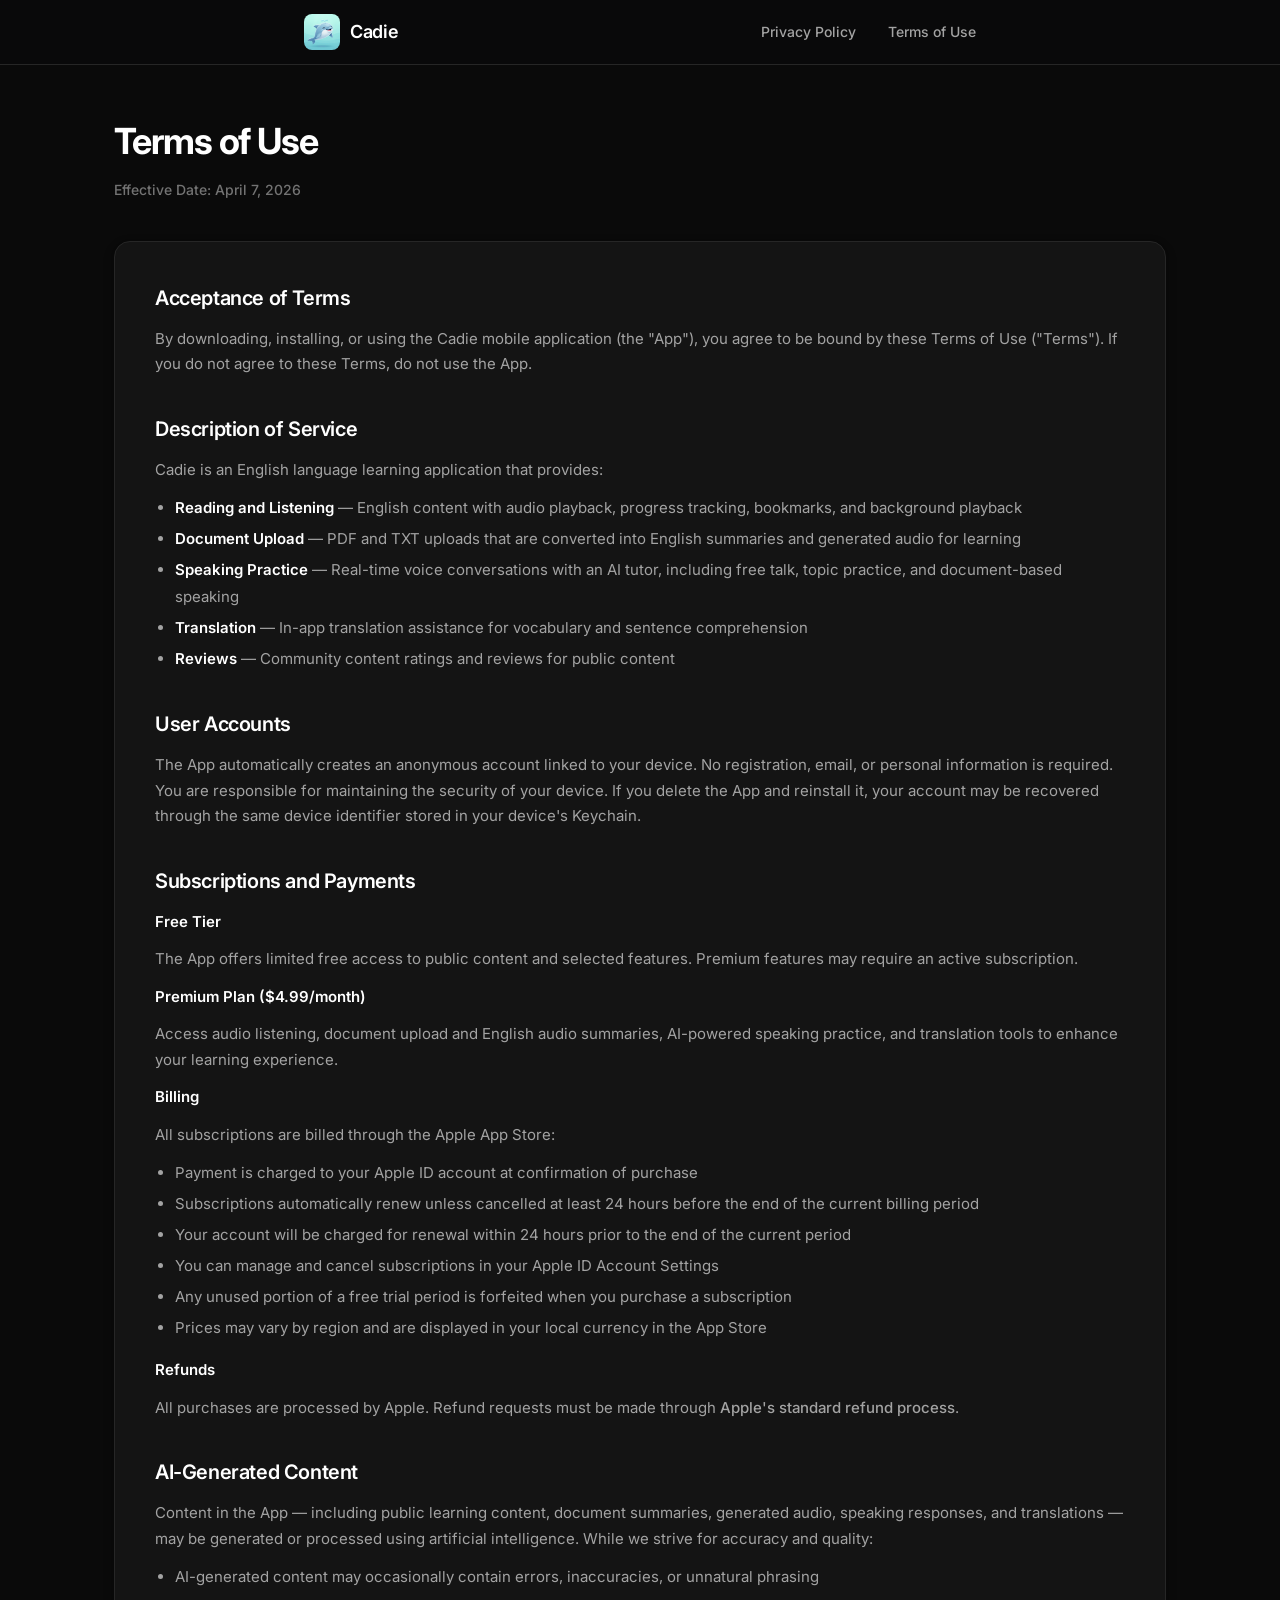
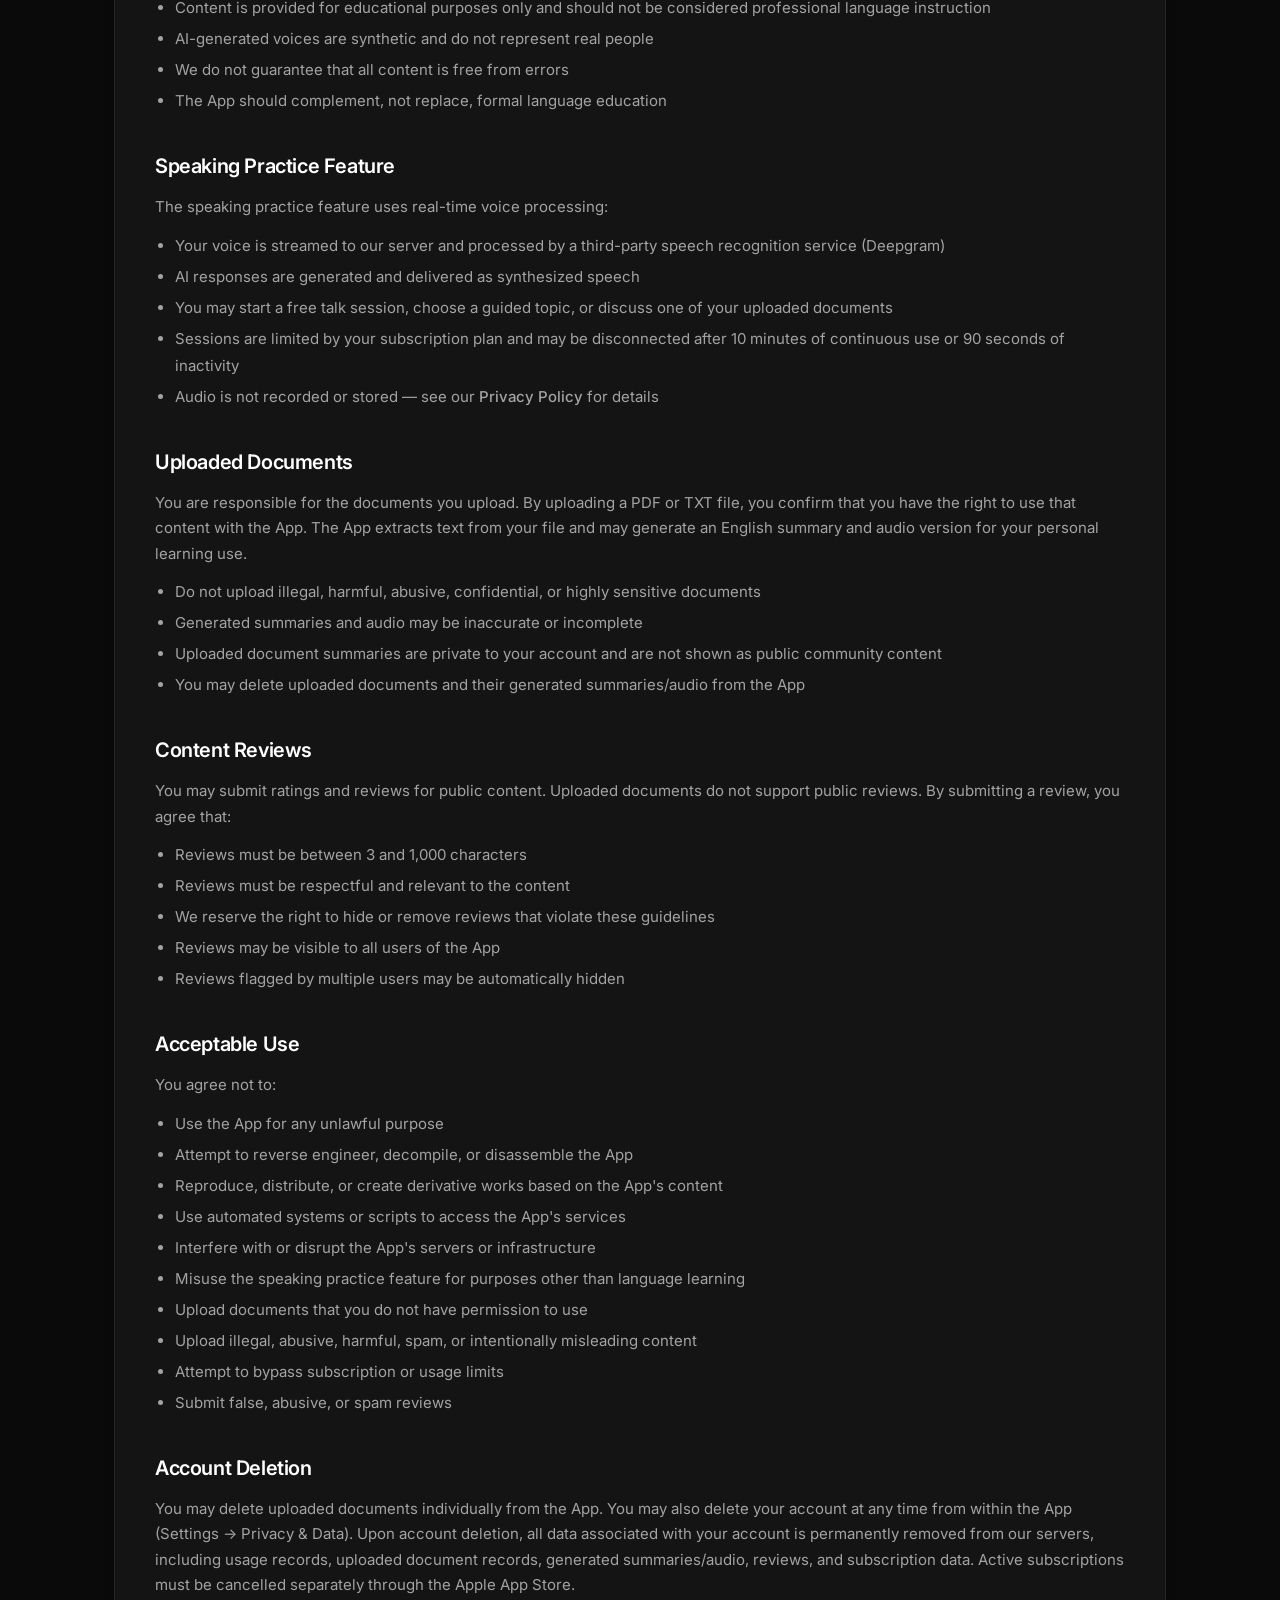
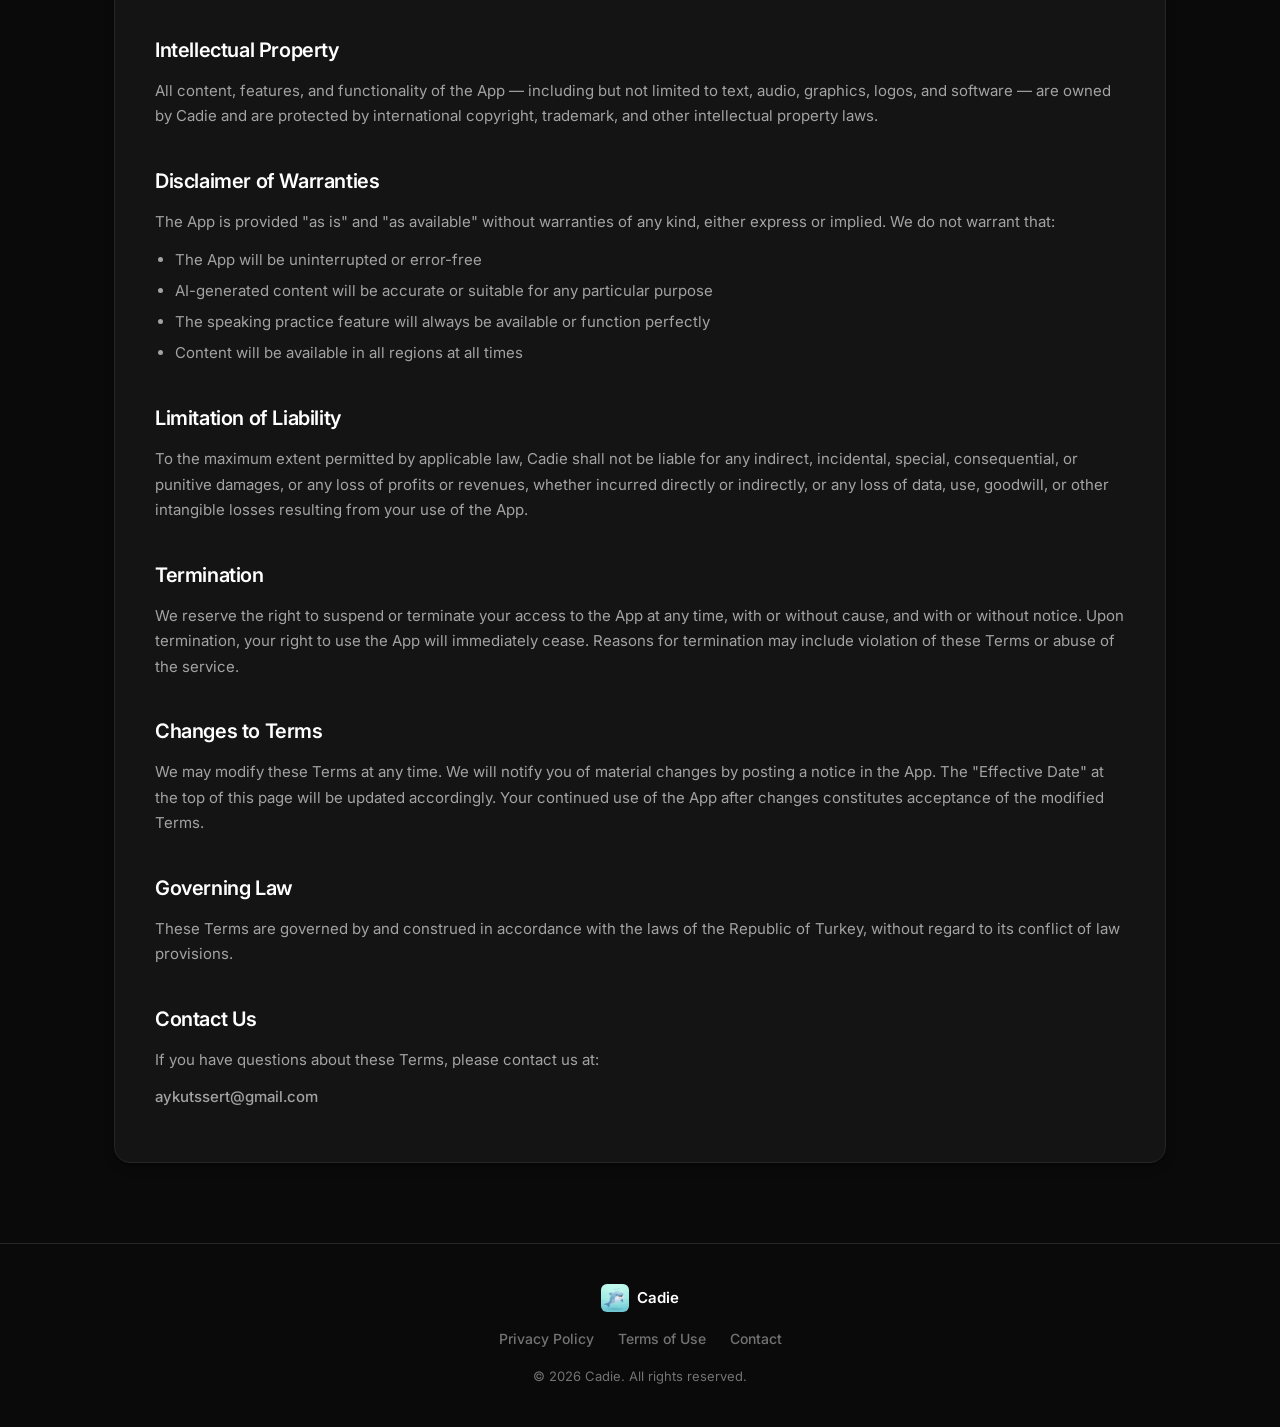
<file: terms.html>
<!DOCTYPE html>
<html lang="en">
<head>
    <meta charset="UTF-8">
    <meta name="viewport" content="width=device-width, initial-scale=1.0">
    <title>Terms of Use — Cadie</title>
    <link rel="preconnect" href="https://fonts.googleapis.com">
    <link rel="preconnect" href="https://fonts.gstatic.com" crossorigin>
    <link href="https://fonts.googleapis.com/css2?family=Inter:wght@400;500;600;700&display=swap" rel="stylesheet">
    <link rel="stylesheet" href="style.css">
    <link rel="icon" type="image/png" href="icon.png">
</head>
<body>
    <nav class="navbar">
        <div class="container nav-content">
            <a href="." class="logo">
                <img src="dolphin.png" alt="" class="nav-logo" width="36" height="36">
                <span class="logo-text">Cadie</span>
            </a>
            <div class="nav-links">
                <a href="privacy.html">Privacy Policy</a>
                <a href="terms.html">Terms of Use</a>
            </div>
        </div>
    </nav>

    <main class="legal-page">
        <div class="container">
            <div class="legal-header">
                <h1>Terms of Use</h1>
                <p class="legal-date">Effective Date: April 7, 2026</p>
            </div>

            <div class="legal-content">
                <h2>Acceptance of Terms</h2>
                <p>By downloading, installing, or using the Cadie mobile application (the "App"), you agree to be bound by these Terms of Use ("Terms"). If you do not agree to these Terms, do not use the App.</p>

                <h2>Description of Service</h2>
                <p>Cadie is an English language learning application that provides:</p>
                <ul>
                    <li><strong>Reading and Listening</strong> — English content with audio playback, progress tracking, bookmarks, and background playback</li>
                    <li><strong>Document Upload</strong> — PDF and TXT uploads that are converted into English summaries and generated audio for learning</li>
                    <li><strong>Speaking Practice</strong> — Real-time voice conversations with an AI tutor, including free talk, topic practice, and document-based speaking</li>
                    <li><strong>Translation</strong> — In-app translation assistance for vocabulary and sentence comprehension</li>
                    <li><strong>Reviews</strong> — Community content ratings and reviews for public content</li>
                </ul>

                <h2>User Accounts</h2>
                <p>The App automatically creates an anonymous account linked to your device. No registration, email, or personal information is required. You are responsible for maintaining the security of your device. If you delete the App and reinstall it, your account may be recovered through the same device identifier stored in your device's Keychain.</p>

                <h2>Subscriptions and Payments</h2>

                <p><strong>Free Tier</strong></p>
                <p>The App offers limited free access to public content and selected features. Premium features may require an active subscription.</p>

                <p><strong>Premium Plan ($4.99/month)</strong></p>
                <p>Access audio listening, document upload and English audio summaries, AI-powered speaking practice, and translation tools to enhance your learning experience.</p>

                <p><strong>Billing</strong></p>
                <p>All subscriptions are billed through the Apple App Store:</p>
                <ul>
                    <li>Payment is charged to your Apple ID account at confirmation of purchase</li>
                    <li>Subscriptions automatically renew unless cancelled at least 24 hours before the end of the current billing period</li>
                    <li>Your account will be charged for renewal within 24 hours prior to the end of the current period</li>
                    <li>You can manage and cancel subscriptions in your Apple ID Account Settings</li>
                    <li>Any unused portion of a free trial period is forfeited when you purchase a subscription</li>
                    <li>Prices may vary by region and are displayed in your local currency in the App Store</li>
                </ul>

                <p><strong>Refunds</strong></p>
                <p>All purchases are processed by Apple. Refund requests must be made through <a href="https://reportaproblem.apple.com" target="_blank">Apple's standard refund process</a>.</p>

                <h2>AI-Generated Content</h2>
                <p>Content in the App — including public learning content, document summaries, generated audio, speaking responses, and translations — may be generated or processed using artificial intelligence. While we strive for accuracy and quality:</p>
                <ul>
                    <li>AI-generated content may occasionally contain errors, inaccuracies, or unnatural phrasing</li>
                    <li>Content is provided for educational purposes only and should not be considered professional language instruction</li>
                    <li>AI-generated voices are synthetic and do not represent real people</li>
                    <li>We do not guarantee that all content is free from errors</li>
                    <li>The App should complement, not replace, formal language education</li>
                </ul>

                <h2>Speaking Practice Feature</h2>
                <p>The speaking practice feature uses real-time voice processing:</p>
                <ul>
                    <li>Your voice is streamed to our server and processed by a third-party speech recognition service (Deepgram)</li>
                    <li>AI responses are generated and delivered as synthesized speech</li>
                    <li>You may start a free talk session, choose a guided topic, or discuss one of your uploaded documents</li>
                    <li>Sessions are limited by your subscription plan and may be disconnected after 10 minutes of continuous use or 90 seconds of inactivity</li>
                    <li>Audio is not recorded or stored — see our <a href="privacy.html">Privacy Policy</a> for details</li>
                </ul>

                <h2>Uploaded Documents</h2>
                <p>You are responsible for the documents you upload. By uploading a PDF or TXT file, you confirm that you have the right to use that content with the App. The App extracts text from your file and may generate an English summary and audio version for your personal learning use.</p>
                <ul>
                    <li>Do not upload illegal, harmful, abusive, confidential, or highly sensitive documents</li>
                    <li>Generated summaries and audio may be inaccurate or incomplete</li>
                    <li>Uploaded document summaries are private to your account and are not shown as public community content</li>
                    <li>You may delete uploaded documents and their generated summaries/audio from the App</li>
                </ul>

                <h2>Content Reviews</h2>
                <p>You may submit ratings and reviews for public content. Uploaded documents do not support public reviews. By submitting a review, you agree that:</p>
                <ul>
                    <li>Reviews must be between 3 and 1,000 characters</li>
                    <li>Reviews must be respectful and relevant to the content</li>
                    <li>We reserve the right to hide or remove reviews that violate these guidelines</li>
                    <li>Reviews may be visible to all users of the App</li>
                    <li>Reviews flagged by multiple users may be automatically hidden</li>
                </ul>

                <h2>Acceptable Use</h2>
                <p>You agree not to:</p>
                <ul>
                    <li>Use the App for any unlawful purpose</li>
                    <li>Attempt to reverse engineer, decompile, or disassemble the App</li>
                    <li>Reproduce, distribute, or create derivative works based on the App's content</li>
                    <li>Use automated systems or scripts to access the App's services</li>
                    <li>Interfere with or disrupt the App's servers or infrastructure</li>
                    <li>Misuse the speaking practice feature for purposes other than language learning</li>
                    <li>Upload documents that you do not have permission to use</li>
                    <li>Upload illegal, abusive, harmful, spam, or intentionally misleading content</li>
                    <li>Attempt to bypass subscription or usage limits</li>
                    <li>Submit false, abusive, or spam reviews</li>
                </ul>

                <h2>Account Deletion</h2>
                <p>You may delete uploaded documents individually from the App. You may also delete your account at any time from within the App (Settings → Privacy & Data). Upon account deletion, all data associated with your account is permanently removed from our servers, including usage records, uploaded document records, generated summaries/audio, reviews, and subscription data. Active subscriptions must be cancelled separately through the Apple App Store.</p>

                <h2>Intellectual Property</h2>
                <p>All content, features, and functionality of the App — including but not limited to text, audio, graphics, logos, and software — are owned by Cadie and are protected by international copyright, trademark, and other intellectual property laws.</p>

                <h2>Disclaimer of Warranties</h2>
                <p>The App is provided "as is" and "as available" without warranties of any kind, either express or implied. We do not warrant that:</p>
                <ul>
                    <li>The App will be uninterrupted or error-free</li>
                    <li>AI-generated content will be accurate or suitable for any particular purpose</li>
                    <li>The speaking practice feature will always be available or function perfectly</li>
                    <li>Content will be available in all regions at all times</li>
                </ul>

                <h2>Limitation of Liability</h2>
                <p>To the maximum extent permitted by applicable law, Cadie shall not be liable for any indirect, incidental, special, consequential, or punitive damages, or any loss of profits or revenues, whether incurred directly or indirectly, or any loss of data, use, goodwill, or other intangible losses resulting from your use of the App.</p>

                <h2>Termination</h2>
                <p>We reserve the right to suspend or terminate your access to the App at any time, with or without cause, and with or without notice. Upon termination, your right to use the App will immediately cease. Reasons for termination may include violation of these Terms or abuse of the service.</p>

                <h2>Changes to Terms</h2>
                <p>We may modify these Terms at any time. We will notify you of material changes by posting a notice in the App. The "Effective Date" at the top of this page will be updated accordingly. Your continued use of the App after changes constitutes acceptance of the modified Terms.</p>

                <h2>Governing Law</h2>
                <p>These Terms are governed by and construed in accordance with the laws of the Republic of Turkey, without regard to its conflict of law provisions.</p>

                <h2>Contact Us</h2>
                <p>If you have questions about these Terms, please contact us at:</p>
                <p><a href="mailto:aykutssert@gmail.com">aykutssert@gmail.com</a></p>
            </div>
        </div>
    </main>

    <footer class="footer">
        <div class="container footer-content">
            <div class="footer-brand">
                <img src="dolphin.png" alt="" class="footer-logo" width="28" height="28">
                <span class="footer-name">Cadie</span>
            </div>
            <div class="footer-links">
                <a href="privacy.html">Privacy Policy</a>
                <a href="terms.html">Terms of Use</a>
                <a href="mailto:aykutssert@gmail.com">Contact</a>
            </div>
            <p class="footer-copy">&copy; 2026 Cadie. All rights reserved.</p>
        </div>
    </footer>
</body>
</html>
</file>
<file: style.css>
/* ============================================
   Cadie — Legal Pages
   Clean, modern, professional
   ============================================ */

:root {
    --bg: #0A0A0A;
    --bg-card: #141414;
    --text-primary: #FFFFFF;
    --text-secondary: #A3A3A3;
    --text-muted: #737373;
    --accent: #FFFFFF;
    --accent-light: #E5E5E5;
    --accent-bg: #1A1A1A;
    --border: #262626;
    --radius: 16px;
    --radius-sm: 10px;
    --shadow: 0 1px 3px rgba(0,0,0,0.3), 0 4px 12px rgba(0,0,0,0.2);
    --shadow-lg: 0 4px 24px rgba(0,0,0,0.4);
}

* {
    margin: 0;
    padding: 0;
    box-sizing: border-box;
}

html {
    scroll-behavior: smooth;
}

body {
    font-family: 'Inter', -apple-system, BlinkMacSystemFont, sans-serif;
    background: var(--bg);
    color: var(--text-primary);
    line-height: 1.6;
    -webkit-font-smoothing: antialiased;
    padding-top: 65px;
}

.container {
    max-width: 1100px;
    margin: 0 auto;
    padding: 0 24px;
}

/* ============================================
   NAVBAR
   ============================================ */

.navbar {
    position: fixed;
    top: 0;
    left: 0;
    right: 0;
    background: rgba(10, 10, 11, 0.85);
    backdrop-filter: blur(20px);
    -webkit-backdrop-filter: blur(20px);
    border-bottom: 1px solid var(--border);
    z-index: 100;
    padding: 14px 0;
}

.nav-content {
    display: flex;
    align-items: center;
    justify-content: space-between;
    max-width: 720px;
}

.logo {
    display: flex;
    align-items: center;
    gap: 10px;
    text-decoration: none;
    color: var(--text-primary);
}

.logo-icon {
    display: flex;
    align-items: center;
    justify-content: center;
    width: 36px;
    height: 36px;
    background: var(--text-primary);
    color: var(--bg);
    border-radius: 10px;
    font-weight: 700;
    font-size: 18px;
}

.nav-logo {
    width: 36px;
    height: 36px;
    border-radius: 8px;
    object-fit: cover;
}

.footer-logo {
    width: 28px;
    height: 28px;
    border-radius: 6px;
    object-fit: cover;
}

.logo-text {
    font-weight: 600;
    font-size: 18px;
    letter-spacing: -0.02em;
}

.nav-links {
    display: flex;
    gap: 32px;
}

.nav-links a {
    font-size: 14px;
    font-weight: 500;
    color: var(--text-secondary);
    text-decoration: none;
    transition: color 0.2s ease;
}

.nav-links a:hover {
    color: var(--text-primary);
}

.nav-toggle {
    display: none;
    flex-direction: column;
    gap: 5px;
    background: none;
    border: none;
    cursor: pointer;
    padding: 8px;
}

.nav-toggle span {
    width: 24px;
    height: 2px;
    background: var(--text-primary);
    transition: all 0.3s ease;
}

.nav-toggle.active span:nth-child(1) {
    transform: rotate(45deg) translate(5px, 5px);
}

.nav-toggle.active span:nth-child(2) {
    opacity: 0;
}

.nav-toggle.active span:nth-child(3) {
    transform: rotate(-45deg) translate(5px, -5px);
}

@media (max-width: 768px) {
    .nav-toggle {
        display: flex;
        z-index: 101;
    }

    .nav-links {
        position: fixed;
        top: 0;
        right: 0;
        width: 280px;
        height: 100vh;
        background: var(--bg-card);
        flex-direction: column;
        gap: 0;
        padding: 80px 32px 32px;
        transform: translateX(100%);
        transition: transform 0.3s ease;
        z-index: 100;
        border-left: 1px solid var(--border);
    }

    .nav-links.active {
        transform: translateX(0);
    }

    .nav-links a {
        padding: 16px 0;
        font-size: 18px;
        border-bottom: 1px solid var(--border);
    }

    .nav-overlay {
        display: none;
        position: fixed;
        top: 0;
        left: 0;
        width: 100%;
        height: 100%;
        background: rgba(0, 0, 0, 0.5);
        z-index: 99;
    }

    .nav-overlay.active {
        display: block;
    }
}

.hero-link {
    display: inline-block;
    margin-top: 20px;
    font-size: 15px;
    color: var(--text-secondary);
    text-decoration: none;
    transition: color 0.2s;
}

.hero-link:hover {
    color: var(--text-primary);
}

/* ============================================
   HERO (index page)
   ============================================ */

.hero {
    padding: 80px 0 60px;
    text-align: center;
}

.hero h1 {
    font-size: 48px;
    font-weight: 700;
    letter-spacing: -0.03em;
    line-height: 1.1;
    margin-bottom: 16px;
}

.gradient-text {
    background: linear-gradient(135deg, #ffffff 0%, #a0a0a0 100%);
    -webkit-background-clip: text;
    -webkit-text-fill-color: transparent;
    background-clip: text;
}

.cadie-orange {
    color: #FF501B;
}

.hero-subtitle {
    font-size: 18px;
    color: var(--text-secondary);
    max-width: 480px;
    margin: 0 auto 32px;
    line-height: 1.6;
}

.hero-features {
    display: flex;
    justify-content: center;
    gap: 12px;
    margin-bottom: 40px;
    flex-wrap: wrap;
}

.feature-pill {
    display: flex;
    align-items: center;
    gap: 8px;
    padding: 10px 20px;
    background: var(--bg-card);
    border: 1px solid var(--border);
    border-radius: 100px;
    font-size: 15px;
    font-weight: 500;
    color: var(--text-primary);
    box-shadow: var(--shadow);
    text-decoration: none;
    cursor: pointer;
}

.feature-icon {
    font-size: 18px;
}

.download-btn {
    display: inline-flex;
    align-items: center;
    gap: 10px;
    padding: 14px 28px;
    background: #E8E8EC;
    color: #0A0A0B;
    text-decoration: none;
    border-radius: 14px;
    font-size: 16px;
    font-weight: 600;
    transition: transform 0.2s, box-shadow 0.2s;
    box-shadow: var(--shadow-lg);
}

.download-btn:hover {
    transform: translateY(-2px);
    box-shadow: 0 8px 24px rgba(0, 0, 0, 0.12);
}

.launch-banner {
    display: flex;
    align-items: center;
    justify-content: center;
    gap: 8px;
    margin: 16px 0 20px 0;
    padding: 8px 16px;
    background: rgba(255, 255, 255, 0.1);
    border: 1px solid rgba(255, 255, 255, 0.2);
    border-radius: 100px;
    backdrop-filter: blur(10px);
    -webkit-backdrop-filter: blur(10px);
    width: fit-content;
    margin-left: auto;
    margin-right: auto;
}

.text-center {
    text-align: center;
}

.launch-badge {
    font-size: 16px;
}

.launch-text {
    font-size: 14px;
    font-weight: 500;
    color: var(--text-primary);
}

.download-btn svg,
.download-btn img {
    width: 28px;
    height: 32px;
    display: block;
    align-self: center;
    transform: translateY(-3px);
}

/* ============================================
   LEGAL PAGES (privacy & terms)
   ============================================ */

.legal-page {
    padding: 48px 0 80px;
}

.legal-header {
    margin-bottom: 40px;
}

.legal-header h1 {
    font-size: 36px;
    font-weight: 700;
    letter-spacing: -0.03em;
    margin-bottom: 8px;
}

.legal-date {
    font-size: 14px;
    color: var(--text-muted);
    font-weight: 500;
}

.legal-content {
    background: var(--bg-card);
    border: 1px solid var(--border);
    border-radius: var(--radius);
    padding: 40px;
    box-shadow: var(--shadow);
}

.legal-content h2 {
    font-size: 20px;
    font-weight: 600;
    letter-spacing: -0.02em;
    margin-top: 36px;
    margin-bottom: 12px;
    color: var(--text-primary);
}

.legal-content h2:first-child {
    margin-top: 0;
}

.legal-content p {
    font-size: 15px;
    line-height: 1.7;
    color: var(--text-secondary);
    margin-bottom: 12px;
}

.legal-content ul {
    margin: 8px 0 16px 20px;
    color: var(--text-secondary);
    font-size: 15px;
    line-height: 1.8;
}

.legal-content li {
    margin-bottom: 4px;
}

.legal-content a {
    color: var(--text-secondary);
    text-decoration: none;
    font-weight: 500;
}

.legal-content a:hover {
    text-decoration: underline;
}

.legal-content strong {
    color: var(--text-primary);
    font-weight: 600;
}

.highlight-box {
    background: var(--accent-bg);
    border-radius: var(--radius-sm);
    padding: 16px 20px;
    margin: 16px 0;
    border-left: 3px solid var(--text-secondary);
}

.highlight-box p {
    color: var(--text-primary);
    margin-bottom: 0;
    font-size: 14px;
}

/* ============================================
   FOOTER
   ============================================ */

.footer {
    border-top: 1px solid var(--border);
    padding: 40px 0;
    text-align: center;
}

.footer-content {
    display: flex;
    flex-direction: column;
    align-items: center;
    gap: 16px;
}

.footer-brand {
    display: flex;
    align-items: center;
    gap: 8px;
}

.footer-name {
    font-weight: 600;
    font-size: 15px;
}

.footer-links {
    display: flex;
    gap: 24px;
}

.footer-links a {
    text-decoration: none;
    color: var(--text-muted);
    font-size: 14px;
    font-weight: 500;
    transition: color 0.2s;
}

.footer-links a:hover {
    color: var(--text-secondary);
}

.footer-copy {
    font-size: 13px;
    color: var(--text-muted);
}

/* ============================================
   RESPONSIVE
   ============================================ */

@media (max-width: 640px) {
    .hero h1 {
        font-size: 32px;
    }

    .hero-subtitle {
        font-size: 16px;
    }

    .legal-header h1 {
        font-size: 28px;
    }

    .legal-content {
        padding: 24px;
    }

    .nav-links {
        gap: 16px;
    }

    .nav-links a {
        font-size: 13px;
    }

    .footer-links {
        gap: 16px;
    }
}

/* ============================================
   APP LOGO (160x160, 4px radius)
   ============================================ */

.app-logo {
    display: flex;
    justify-content: center;
    margin-bottom: 32px;
}

.logo-image {
    width: 160px;
    height: 160px;
    border-radius: 4px;
    object-fit: cover;
    box-shadow: 0 8px 32px rgba(0, 0, 0, 0.4);
}

/* ============================================
   PODCAST PREVIEW SECTION
   ============================================ */

.podcast-preview-section {
    padding: 40px 0;
    background: var(--bg);
}

.podcast-player {
    display: flex;
    align-items: center;
    gap: 20px;
    max-width: 600px;
    margin: 0 auto;
    padding: 20px 24px;
    background: var(--bg-card);
    border: 1px solid var(--border);
    border-radius: 16px;
}

.podcast-play-btn {
    width: 48px;
    height: 48px;
    border-radius: 50%;
    border: 1px solid var(--text-primary);
    background: transparent;
    color: var(--text-primary);
    cursor: pointer;
    display: flex;
    align-items: center;
    justify-content: center;
    flex-shrink: 0;
    transition: all 0.2s ease;
}

.podcast-play-btn:hover {
    background: var(--text-primary);
    color: var(--bg);
}

.podcast-play-btn .hidden {
    display: none;
}

.podcast-waveform {
    flex: 1;
    height: 40px;
    display: flex;
    align-items: center;
}

.waveform-bars {
    display: flex;
    align-items: center;
    gap: 3px;
    width: 100%;
    height: 100%;
}

.waveform-bars span {
    flex: 1;
    background: var(--text-muted);
    border-radius: 2px;
    transition: height 0.3s ease, background 0.2s;
}

.waveform-bars span:nth-child(odd) { height: 40%; }
.waveform-bars span:nth-child(even) { height: 60%; }
.waveform-bars span:nth-child(3n) { height: 80%; }
.waveform-bars span:nth-child(4n) { height: 50%; }
.waveform-bars span:nth-child(5n) { height: 70%; }

.podcast-player.playing .waveform-bars span {
    animation: waveform 0.5s ease-in-out infinite alternate;
}

.podcast-player.playing .waveform-bars span:nth-child(2n) {
    animation-delay: 0.1s;
}

.podcast-player.playing .waveform-bars span:nth-child(3n) {
    animation-delay: 0.2s;
}

@keyframes waveform {
    0% { height: 20%; background: var(--text-muted); }
    100% { height: 90%; background: var(--text-secondary); }
}

.podcast-time {
    font-size: 13px;
    color: var(--text-secondary);
    font-variant-numeric: tabular-nums;
    flex-shrink: 0;
    min-width: 80px;
    text-align: right;
}

.podcast-label {
    text-align: center;
    font-size: 13px;
    color: var(--text-muted);
    margin-top: 12px;
}

@media (max-width: 640px) {
    .podcast-player {
        padding: 16px 20px;
        gap: 16px;
    }

    .podcast-play-btn {
        width: 44px;
        height: 44px;
    }

    .podcast-time {
        font-size: 12px;
        min-width: 70px;
    }
}

/* ============================================
   MARQUEE SECTION
   ============================================ */

.marquee-section {
    padding: 40px 0;
    overflow: hidden;
    display: flex;
    flex-direction: column;
    gap: 16px;
}

.marquee-row {
    overflow: hidden;
    width: 100%;
    position: relative;
}

.marquee-row::before,
.marquee-row::after {
    content: '';
    position: absolute;
    top: 0;
    bottom: 0;
    width: 200px;
    z-index: 10;
    pointer-events: none;
}

.marquee-row::before {
    left: 0;
    background: linear-gradient(to right, #0A0A0B 10%, transparent 100%);
}

.marquee-row::after {
    right: 0;
    background: linear-gradient(to left, #0A0A0B 10%, transparent 100%);
}

.marquee-track {
    display: flex;
    gap: 16px;
    width: max-content;
}

.marquee-right .marquee-track {
    animation: marquee-right 120s linear infinite;
}

.marquee-left .marquee-track {
    animation: marquee-left 120s linear infinite;
}

.marquee-item {
    width: 140px;
    height: auto;
    border-radius: 8px;
    flex-shrink: 0;
}

.marquee-item img {
    width: 100%;
    height: auto;
    display: block;
    border-radius: 8px;
}

@keyframes marquee-right {
    0% {
        transform: translateX(0);
    }
    100% {
        transform: translateX(-50%);
    }
}

@keyframes marquee-left {
    0% {
        transform: translateX(-50%);
    }
    100% {
        transform: translateX(0);
    }
}

/* Pause animation on hover */
.marquee-row:hover .marquee-track {
    animation-play-state: paused;
}

/* ============================================
   SCROLL-DRIVEN PHONE MOCKUP SECTION
   ============================================ */

.features-scroll-section {
    padding: 80px 0;
    background: var(--bg);
}

.features-scroll-container {
    display: grid;
    grid-template-columns: 1fr 360px;
    gap: 80px;
    align-items: start;
}

/* Left: Text content */
.features-text-content {
    display: flex;
    flex-direction: column;
    gap: 0;
}

.feature-step {
    min-height: 70vh;
    display: flex;
    flex-direction: column;
    justify-content: center;
    padding: 40px 0;
    opacity: 0.3;
    transition: opacity 0.5s ease;
}

.feature-step.active {
    opacity: 1;
}

.step-number {
    font-size: 14px;
    font-weight: 500;
    color: var(--text-muted);
    margin-bottom: 16px;
    letter-spacing: 0.02em;
}

.feature-step h2 {
    font-size: 40px;
    font-weight: 700;
    letter-spacing: -0.02em;
    margin-bottom: 16px;
    line-height: 1.2;
    color: var(--text-primary);
}

.feature-step p {
    font-size: 16px;
    line-height: 1.6;
    color: var(--text-secondary);
    max-width: 440px;
}

/* Right: Sticky phone mockup with raw images */
.phone-mockup-container {
    position: sticky;
    top: 80px;
    height: fit-content;
}

.raw-phone-container {
    position: relative;
    width: 260px;
    height: auto;
}

.raw-phone-container img {
    width: 100%;
    height: auto;
    display: block;
    border-radius: 12px;
    box-shadow: 0 25px 80px rgba(0, 0, 0, 0.4);
}

.raw-phone-img {
    position: absolute;
    top: 0;
    left: 0;
    opacity: 0;
    transition: opacity 0.5s ease;
}

.raw-phone-img.active {
    opacity: 1;
    position: relative;
}

/* Visibility utilities */
.desktop-only {
    display: block;
}

.mobile-only {
    display: none;
}

/* Responsive */
@media (max-width: 1024px) {
    .desktop-only {
        display: none !important;
    }

    .mobile-only {
        display: block !important;
    }

    .features-scroll-container {
        grid-template-columns: 1fr;
        gap: 40px;
    }

    .features-text-content {
        display: none;
    }

    /* Mobile Single Phone Carousel with raw images */
    .mobile-carousel {
        width: 100%;
        padding: 20px 0;
        touch-action: pan-y;
    }

    .mobile-raw-container {
        position: relative;
        width: 240px;
        margin: 0 auto 32px;
        height: auto;
    }

    .mobile-raw-container img {
        width: 100%;
        height: auto;
        display: block;
        border-radius: 12px;
        box-shadow: 0 20px 60px rgba(0, 0, 0, 0.3);
    }

    .mobile-raw-img {
        position: absolute;
        top: 0;
        left: 0;
        opacity: 0;
        transition: opacity 0.3s ease;
    }

    .mobile-raw-img.active {
        opacity: 1;
        position: relative;
    }

    .mobile-text-content {
        text-align: center;
        min-height: 140px;
        position: relative;
    }

    .mobile-text-slide {
        position: absolute;
        top: 0;
        left: 0;
        right: 0;
        opacity: 0;
        transform: translateX(20px);
        transition: opacity 0.3s ease, transform 0.3s ease;
        pointer-events: none;
    }

    .mobile-text-slide.active {
        opacity: 1;
        transform: translateX(0);
        pointer-events: auto;
    }

    .mobile-text-slide .step-number {
        font-size: 14px;
        font-weight: 500;
        color: var(--text-muted);
        margin-bottom: 12px;
        display: block;
    }

    .mobile-text-slide h3 {
        font-size: 28px;
        font-weight: 700;
        margin-bottom: 12px;
        color: var(--text-primary);
    }

    .mobile-text-slide p {
        font-size: 16px;
        color: var(--text-secondary);
        max-width: 300px;
        margin: 0 auto;
        line-height: 1.5;
    }

    .carousel-dots {
        display: flex;
        justify-content: center;
        gap: 10px;
        margin-top: 24px;
    }

    .carousel-dots .dot {
        width: 8px;
        height: 8px;
        border-radius: 50%;
        border: none;
        background: var(--text-muted);
        cursor: pointer;
        transition: background 0.2s, transform 0.2s, width 0.2s;
        padding: 0;
    }

    .carousel-dots .dot.active {
        background: var(--text-primary);
        transform: scale(1.2);
    }

    .feature-step {
        min-height: auto;
        padding: 60px 0;
    }

    .feature-step h2 {
        font-size: 32px;
    }
}

/* ============================================
   ACTORS SECTION
   ============================================ */

.actors-section {
    padding: 100px 0;
    background: var(--bg);
}

.actors-header {
    text-align: center;
    margin-bottom: 60px;
}

.actors-header h2 {
    font-size: 42px;
    font-weight: 700;
    margin-bottom: 12px;
    color: var(--text-primary);
}

.actors-header p {
    font-size: 16px;
    color: var(--text-secondary);
}

.actors-grid {
    display: flex;
    gap: 24px;
    justify-content: center;
    max-width: 1000px;
    margin: 0 auto;
}

.actor-card {
    position: relative;
    width: 180px;
    height: 360px;
    border-radius: 24px;
    overflow: hidden;
    cursor: pointer;
    pointer-events: auto;
    transition: all 0.4s cubic-bezier(0.4, 0, 0.2, 1);
    flex-shrink: 0;
    z-index: 1;
    transform: scale(1);
}

@media (hover: hover) {
    .actor-card:hover {
        transform: scale(1.1);
        z-index: 100;
        box-shadow: 0 30px 60px rgba(0, 0, 0, 0.6);
    }
}

.actor-image {
    width: 100%;
    height: 100%;
    position: relative;
}

.actor-image img {
    width: 100%;
    height: 100%;
    object-fit: cover;
    object-position: center top;
}

.actor-info {
    position: absolute;
    bottom: 0;
    left: 0;
    right: 0;
    padding: 20px;
    background: linear-gradient(to top, rgba(0,0,0,0.9) 0%, rgba(0,0,0,0.5) 50%, transparent 100%);
    opacity: 0;
    transform: translateY(20px);
    transition: all 0.3s ease;
}

@media (hover: hover) {
    .actor-card:hover .actor-info {
        opacity: 1;
        transform: translateY(0);
    }
}

.actor-card.playing::after {
    content: '';
    position: absolute;
    top: 16px;
    right: 16px;
    width: 12px;
    height: 12px;
    background: var(--text-primary);
    border-radius: 50%;
    animation: pulse 1s ease-in-out infinite;
}

@keyframes pulse {
    0%, 100% { opacity: 1; transform: scale(1); }
    50% { opacity: 0.5; transform: scale(1.2); }
}

.actor-info h3 {
    font-size: 22px;
    font-weight: 600;
    color: #fff;
    margin-bottom: 6px;
}

.actor-accent {
    display: inline-block;
    font-size: 13px;
    color: var(--text-secondary);
    background: rgba(255,255,255,0.1);
    padding: 4px 12px;
    border-radius: 12px;
    margin-bottom: 10px;
}

.actor-info p {
    font-size: 14px;
    color: rgba(255,255,255,0.8);
    line-height: 1.4;
}

/* Mobile */
@media (max-width: 900px) {
    .actors-section {
        padding: 60px 0;
    }

    .actors-header h2 {
        font-size: 32px;
    }

    .actors-grid {
        position: relative;
        width: 280px;
        height: 360px;
        margin: 0 auto;
        touch-action: pan-y;
        user-select: none;
    }

    .actor-card {
        position: absolute;
        top: 0;
        left: 0;
        width: 100%;
        height: 100%;
        border-radius: 24px;
        opacity: 0;
        transition: opacity 0.3s ease;
        pointer-events: none;
        z-index: 1;
    }

    .actor-card.active {
        opacity: 1;
        pointer-events: auto;
        z-index: 10;
    }

    .actor-card .actor-info {
        opacity: 1;
        transform: translateY(0);
        padding: 20px;
    }

    .actor-info h3 {
        font-size: 24px;
    }

    .actor-accent {
        font-size: 13px;
        padding: 4px 12px;
    }

    .actor-info p {
        font-size: 15px;
    }

    .actors-dots {
        display: flex;
        justify-content: center;
        align-items: center;
        gap: 10px;
        margin-top: 24px;
        width: 100%;
        text-align: center;
    }

    .actors-dot {
        width: 10px;
        height: 10px;
        border-radius: 50%;
        background: var(--text-muted);
        border: none;
        padding: 0;
        cursor: pointer;
        transition: background 0.2s;
    }

    .actors-dot.active {
        background: var(--text-primary);
    }
}

/* ============================================
   WHY CASIE SECTION
   ============================================ */

.why-section {
    padding: 100px 0;
    background: var(--bg-card);
    border-top: 1px solid var(--border);
    border-bottom: 1px solid var(--border);
}

.why-header {
    text-align: center;
    margin-bottom: 60px;
}

.why-header h2 {
    font-size: 42px;
    font-weight: 700;
    letter-spacing: -0.02em;
    margin-bottom: 12px;
    color: var(--text-primary);
}

.why-header p {
    font-size: 16px;
    color: var(--text-secondary);
}

.why-grid {
    display: grid;
    grid-template-columns: repeat(3, 1fr);
    gap: 24px;
    max-width: 1000px;
    margin: 0 auto;
}

.why-card {
    background: var(--bg);
    border: 1px solid var(--border);
    border-radius: 16px;
    padding: 32px 28px;
}

.why-icon {
    font-size: 36px;
    margin-bottom: 16px;
}

.why-card h3 {
    font-size: 20px;
    font-weight: 600;
    color: var(--text-primary);
    margin-bottom: 12px;
    letter-spacing: -0.01em;
}

.why-card p {
    font-size: 15px;
    color: var(--text-secondary);
    line-height: 1.6;
}

@media (max-width: 900px) {
    .why-section {
        padding: 60px 0;
    }

    .why-header h2 {
        font-size: 32px;
    }

    .why-grid {
        grid-template-columns: 1fr;
        max-width: 480px;
    }
}

/* ============================================
   CTA SECTION
   ============================================ */

.cta-section {
    padding: 100px 0;
    background: var(--bg);
    border-top: 1px solid var(--border);
}

.cta-content {
    text-align: center;
    display: flex;
    flex-direction: column;
    align-items: center;
    gap: 16px;
}

.cta-content h2 {
    font-size: 42px;
    font-weight: 700;
    letter-spacing: -0.02em;
    color: var(--text-primary);
}

.cta-content p {
    font-size: 16px;
    color: var(--text-secondary);
    margin-bottom: 8px;
}

@media (max-width: 640px) {
    .cta-section {
        padding: 60px 0;
    }

    .cta-content h2 {
        font-size: 28px;
    }
}

/* ============================================
   PRICING SECTION
   ============================================ */

.pricing-section {
    padding: 100px 0;
    background: var(--bg);
}

.pricing-header {
    text-align: center;
    margin-bottom: 60px;
}

.pricing-header h2 {
    font-size: 42px;
    font-weight: 700;
    margin-bottom: 12px;
    color: var(--text-primary);
}

.pricing-header p {
    font-size: 16px;
    color: var(--text-secondary);
}

.pricing-grid {
    display: grid;
    grid-template-columns: repeat(2, 1fr);
    gap: 24px;
    max-width: 1000px;
    margin: 0 auto;
}

.pricing-card {
    background: var(--bg-card);
    border: 1px solid var(--border);
    border-radius: 16px;
    padding: 32px;
    position: relative;
    transition: box-shadow 0.2s ease;
}

.pricing-card:hover {
    box-shadow: 0 20px 40px rgba(0, 0, 0, 0.3);
}

.pricing-card.popular {
    border: 1px solid var(--text-secondary);
}

.pricing-badge {
    position: absolute;
    top: -12px;
    left: 50%;
    transform: translateX(-50%);
    background: var(--text-primary);
    color: var(--bg);
    font-size: 12px;
    font-weight: 600;
    padding: 6px 16px;
    border-radius: 20px;
}

.pricing-card-header {
    margin-bottom: 12px;
}

.pricing-card-header h3 {
    font-size: 22px;
    font-weight: 600;
    color: var(--text-primary);
    margin-bottom: 8px;
}

.price {
    font-size: 36px;
    font-weight: 700;
    color: var(--text-primary);
}

.price span {
    font-size: 16px;
    font-weight: 400;
    color: var(--text-secondary);
}

.pricing-summary {
    font-size: 14px;
    color: var(--text-secondary);
    margin-bottom: 24px;
    line-height: 1.5;
}

.pricing-features {
    list-style: none;
    display: flex;
    flex-direction: column;
    gap: 14px;
}

.pricing-features li {
    display: flex;
    align-items: center;
    gap: 10px;
    font-size: 14px;
    color: var(--text-primary);
}

.pricing-features > li > span {
    background: #ffffff;
    color: #0A0A0B;
    border-radius: 5px;
    padding: 4px 10px;
}

.pricing-features svg {
    color: var(--text-secondary);
    flex-shrink: 0;
}

/* Responsive */
@media (max-width: 900px) {
    .pricing-grid {
        grid-template-columns: 1fr;
        max-width: 400px;
        margin: 0 auto;
    }

    .pricing-header h2 {
        font-size: 32px;
    }
}
</file>
